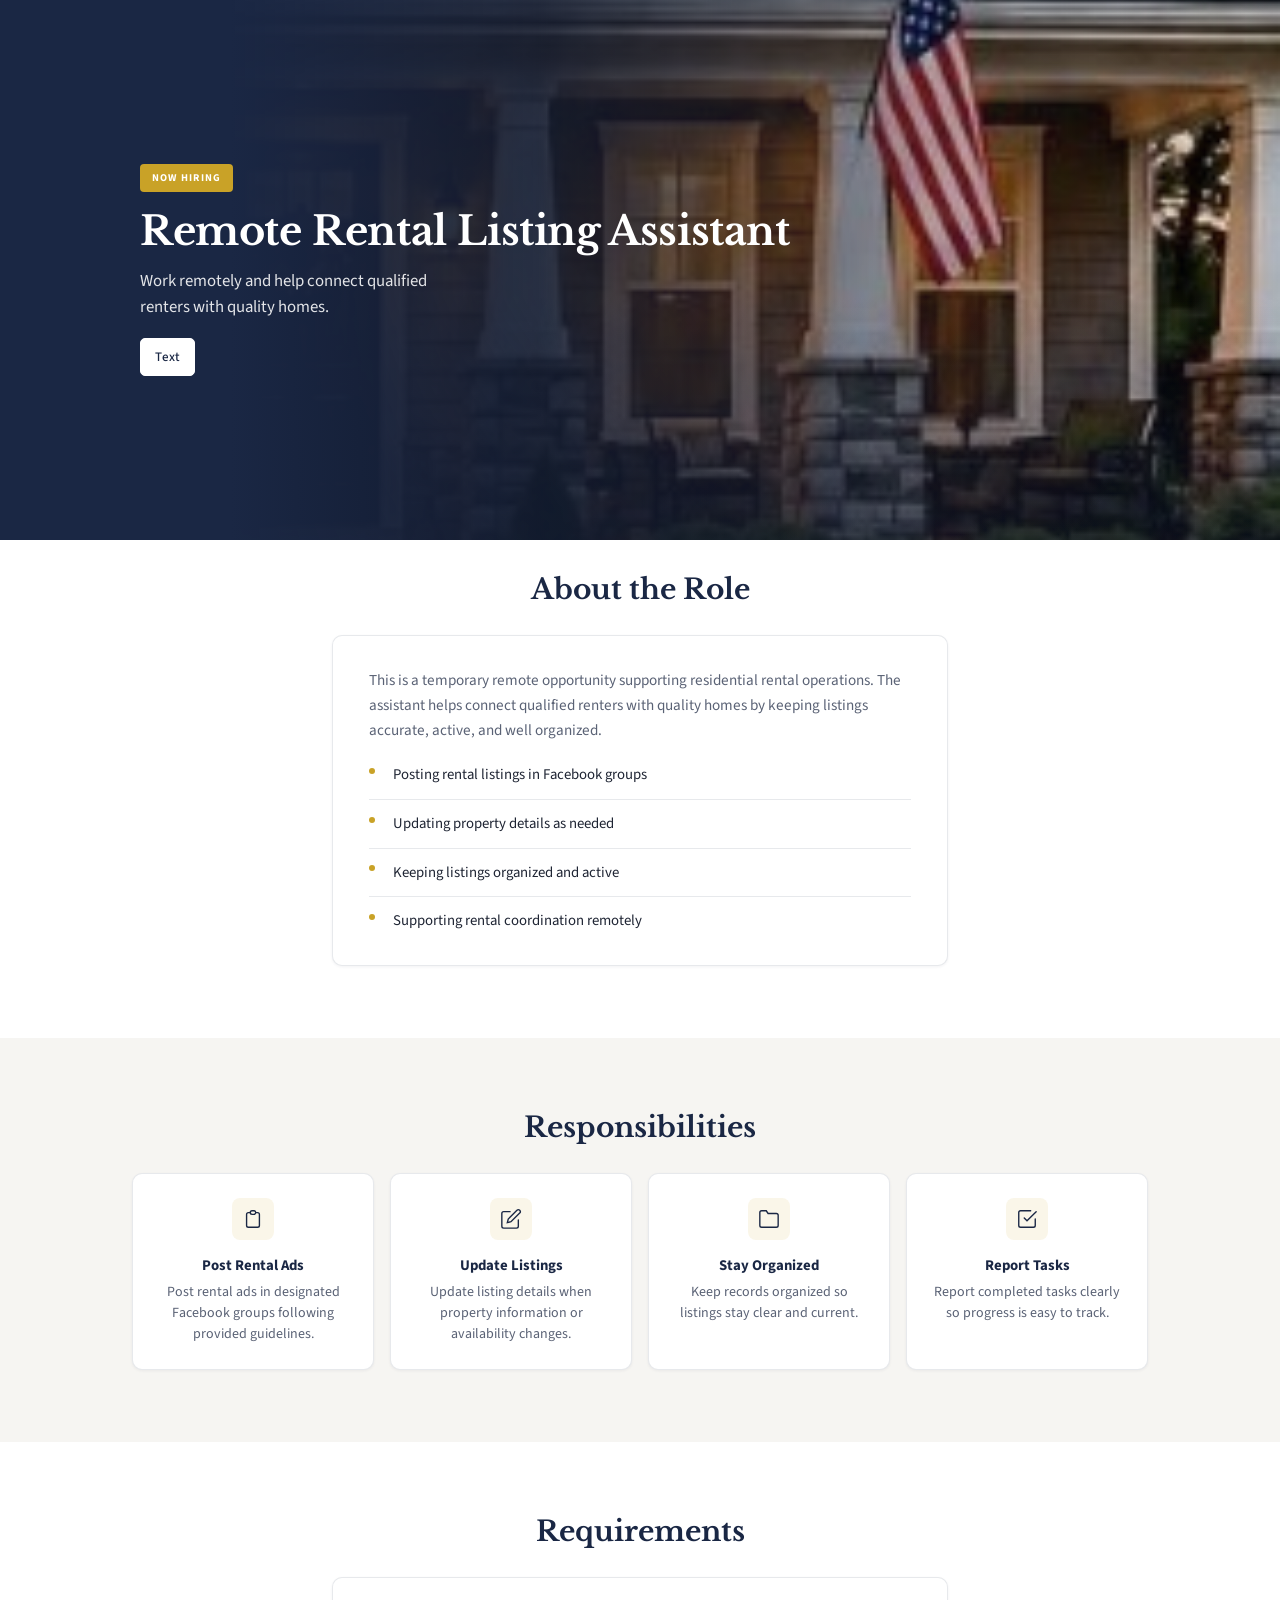
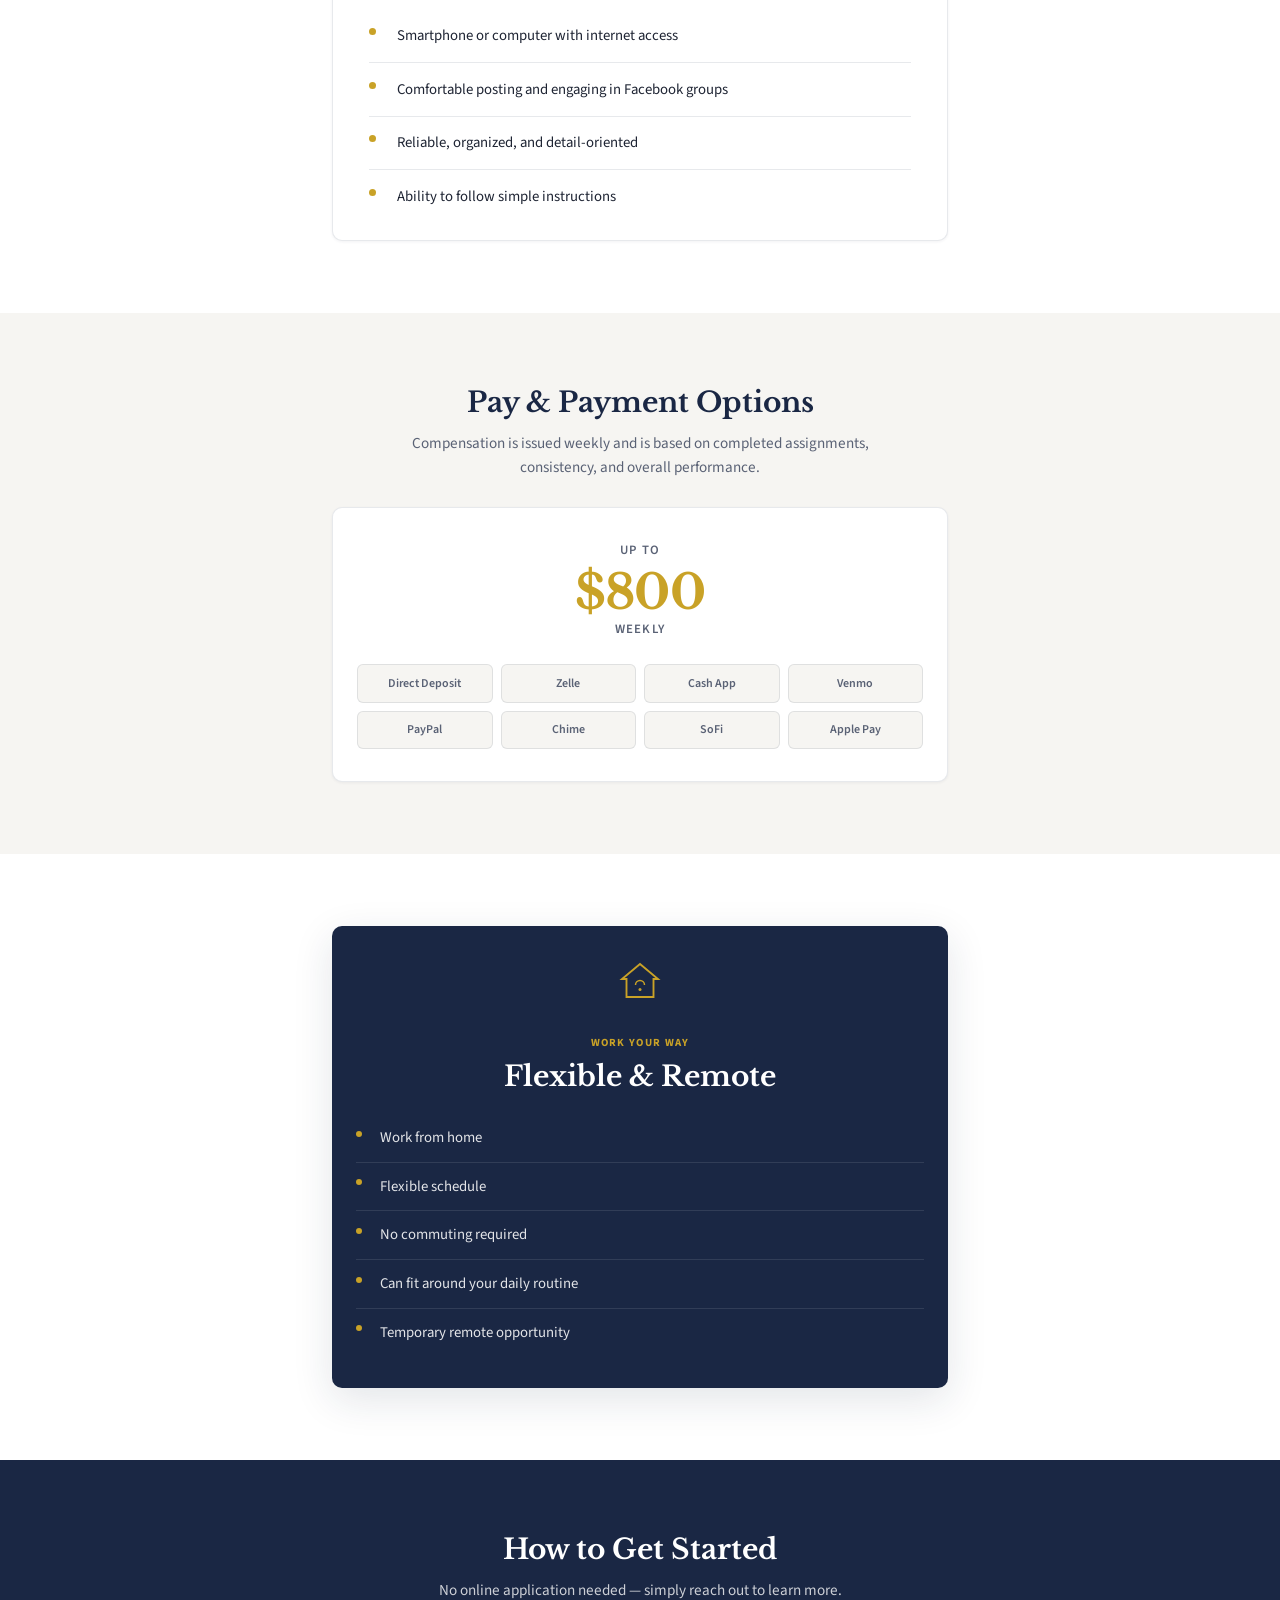
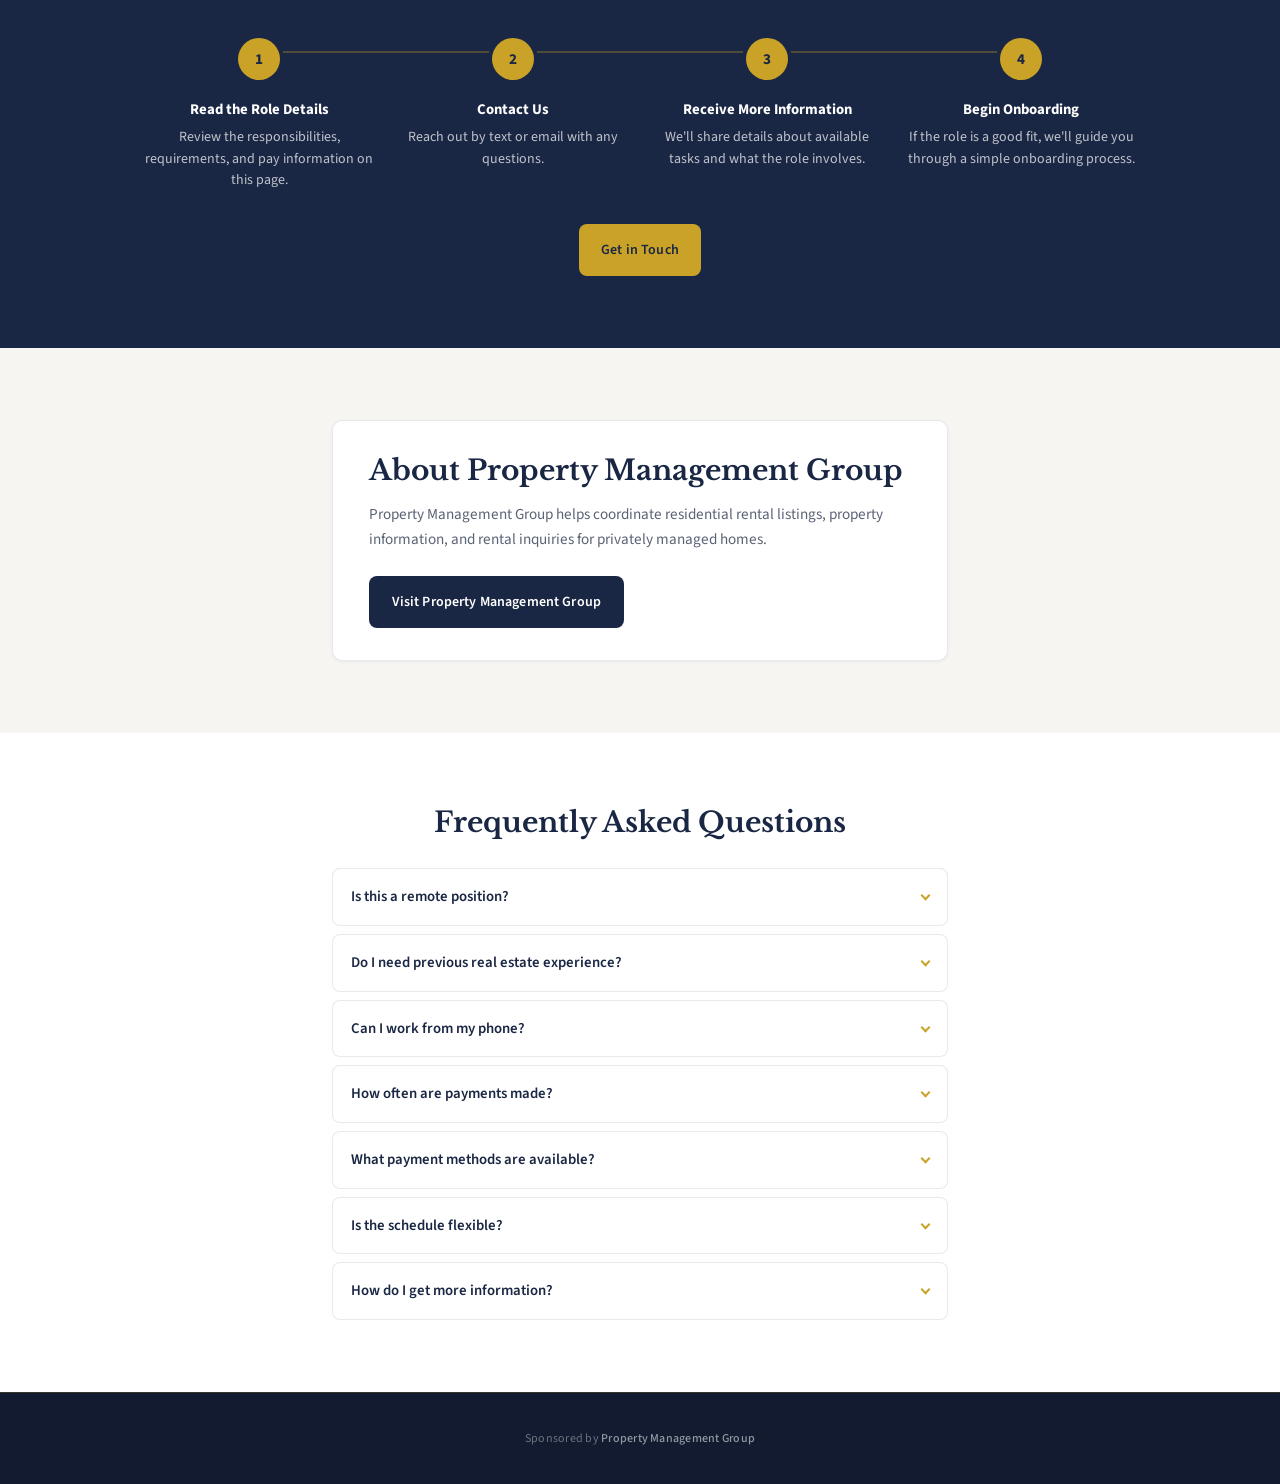
<file: index.html>
<!DOCTYPE html>
<html lang="en">
<head>
  <meta charset="UTF-8">
  <meta name="viewport" content="width=device-width, initial-scale=1.0, viewport-fit=cover">
  <meta name="theme-color" content="#1a2744">
  <title>Remote Rental Listing Assistant — Now Hiring</title>
  <meta name="description" content="Temporary remote role helping with rental listings. Up to $800 weekly. Flexible hours. Contact us to learn more.">
  <meta name="site-url" content="https://privatepropertygroups.com/">
  <link rel="canonical" href="https://privatepropertygroups.com/">
  <meta property="og:title" content="Remote Rental Listing Assistant — Now Hiring">
  <meta property="og:description" content="Work remotely and help connect qualified renters with quality homes. Up to $800 weekly.">
  <meta property="og:type" content="website">
  <meta property="og:site_name" content="Property Management Group">
  <meta property="og:url" content="https://privatepropertygroups.com/">
  <meta property="og:image" content="https://privatepropertygroups.com/assets/hero-house.png">
  <meta property="og:image:width" content="1200">
  <meta property="og:image:height" content="630">
  <meta name="twitter:card" content="summary_large_image">
  <meta name="twitter:title" content="Remote Rental Listing Assistant — Now Hiring">
  <meta name="twitter:description" content="Work remotely and help connect qualified renters with quality homes. Up to $800 weekly.">
  <meta name="twitter:image" content="https://privatepropertygroups.com/assets/hero-house.png">
  <link rel="preconnect" href="https://fonts.googleapis.com">
  <link rel="preconnect" href="https://fonts.gstatic.com" crossorigin>
  <link href="https://fonts.googleapis.com/css2?family=Libre+Baskerville:wght@400;700&family=Source+Sans+3:wght@400;500;600;700&display=swap" rel="stylesheet">
  <link rel="stylesheet" href="styles.css">
</head>
<body>
  <header class="hero">
    <div class="hero__media">
      <img src="assets/house-photo.jpg" alt="Residential rental property at dusk">
    </div>
    <div class="hero__overlay" aria-hidden="true"></div>
    <div class="hero__content">
      <span class="badge">Now Hiring</span>
      <h1>Remote Rental Listing Assistant</h1>
      <p class="hero__tagline">Work remotely and help connect qualified renters with quality homes.</p>
      <div class="hero__actions">
        <a class="hero-btn hero-btn--primary" href="sms:+13152723641?body=Hi,%20I'm%20interested%20in%20the%20Remote%20Rental%20Listing%20Assistant%20role.">Text</a>
      </div>
    </div>
  </header>

  <main>
    <section class="section" id="about-role">
      <div class="container container--narrow">
        <div class="section__header reveal">
          <h2 class="section__title">About the Role</h2>
        </div>
        <div class="content-card reveal">
          <p class="prose">This is a temporary remote opportunity supporting residential rental operations. The assistant helps connect qualified renters with quality homes by keeping listings accurate, active, and well organized.</p>
          <ul class="feature-list">
            <li>Posting rental listings in Facebook groups</li>
            <li>Updating property details as needed</li>
            <li>Keeping listings organized and active</li>
            <li>Supporting rental coordination remotely</li>
          </ul>
        </div>
      </div>
    </section>

    <section class="section section--alt" id="responsibilities">
      <div class="container">
        <div class="section__header reveal">
          <h2 class="section__title">Responsibilities</h2>
        </div>
        <div class="icon-grid">
          <article class="icon-card reveal">
            <div class="icon-card__icon" aria-hidden="true">
              <svg width="22" height="22" viewBox="0 0 24 24" fill="none"><path d="M9 5H7a2 2 0 00-2 2v12a2 2 0 002 2h10a2 2 0 002-2V7a2 2 0 00-2-2h-2M9 5a2 2 0 002 2h2a2 2 0 002-2M9 5a2 2 0 012-2h2a2 2 0 012 2" stroke="currentColor" stroke-width="1.5" stroke-linecap="round"/></svg>
            </div>
            <div class="icon-card__body">
              <h3>Post Rental Ads</h3>
              <p>Post rental ads in designated Facebook groups following provided guidelines.</p>
            </div>
          </article>
          <article class="icon-card reveal">
            <div class="icon-card__icon" aria-hidden="true">
              <svg width="22" height="22" viewBox="0 0 24 24" fill="none"><path d="M11 4H4a2 2 0 00-2 2v14a2 2 0 002 2h14a2 2 0 002-2v-7" stroke="currentColor" stroke-width="1.5" stroke-linecap="round"/><path d="M18.5 2.5a2.12 2.12 0 013 3L12 15l-4 1 1-4 9.5-9.5z" stroke="currentColor" stroke-width="1.5" stroke-linecap="round"/></svg>
            </div>
            <div class="icon-card__body">
              <h3>Update Listings</h3>
              <p>Update listing details when property information or availability changes.</p>
            </div>
          </article>
          <article class="icon-card reveal">
            <div class="icon-card__icon" aria-hidden="true">
              <svg width="22" height="22" viewBox="0 0 24 24" fill="none"><path d="M22 19a2 2 0 01-2 2H4a2 2 0 01-2-2V5a2 2 0 012-2h5l2 3h9a2 2 0 012 2z" stroke="currentColor" stroke-width="1.5" stroke-linecap="round"/></svg>
            </div>
            <div class="icon-card__body">
              <h3>Stay Organized</h3>
              <p>Keep records organized so listings stay clear and current.</p>
            </div>
          </article>
          <article class="icon-card reveal">
            <div class="icon-card__icon" aria-hidden="true">
              <svg width="22" height="22" viewBox="0 0 24 24" fill="none"><path d="M9 11l3 3L22 4" stroke="currentColor" stroke-width="1.5" stroke-linecap="round"/><path d="M21 12v7a2 2 0 01-2 2H5a2 2 0 01-2-2V5a2 2 0 012-2h11" stroke="currentColor" stroke-width="1.5" stroke-linecap="round"/></svg>
            </div>
            <div class="icon-card__body">
              <h3>Report Tasks</h3>
              <p>Report completed tasks clearly so progress is easy to track.</p>
            </div>
          </article>
        </div>
      </div>
    </section>

    <section class="section" id="requirements">
      <div class="container container--narrow">
        <div class="section__header reveal">
          <h2 class="section__title">Requirements</h2>
        </div>
        <div class="content-card reveal">
          <ul class="checklist checklist--large">
            <li>Smartphone or computer with internet access</li>
            <li>Comfortable posting and engaging in Facebook groups</li>
            <li>Reliable, organized, and detail-oriented</li>
            <li>Ability to follow simple instructions</li>
          </ul>
        </div>
      </div>
    </section>

    <section class="section section--alt" id="pay">
      <div class="container container--narrow">
        <div class="section__header reveal">
          <h2 class="section__title">Pay &amp; Payment Options</h2>
          <p class="section__subtitle">Compensation is issued weekly and is based on completed assignments, consistency, and overall performance.</p>
        </div>
        <div class="pay-card reveal">
          <p class="pay-card__rate">Up to <strong>$800</strong> Weekly</p>
          <div class="payment-logos">
            <span>Direct Deposit</span>
            <span>Zelle</span>
            <span>Cash App</span>
            <span>Venmo</span>
            <span>PayPal</span>
            <span>Chime</span>
            <span>SoFi</span>
            <span>Apple Pay</span>
          </div>
        </div>
      </div>
    </section>

    <section class="section" id="remote">
      <div class="container container--narrow">
        <div class="remote-panel reveal">
          <div class="remote-panel__icon" aria-hidden="true">
            <svg viewBox="0 0 64 64" fill="none"><path d="M32 8L8 28h6v24h36V28h6L32 8z" stroke="#c9a227" stroke-width="2.5" fill="none"/><path d="M26 36c0-3.3 2.7-6 6-6s6 2.7 6 6" stroke="#c9a227" stroke-width="2" fill="none"/><circle cx="32" cy="42" r="2" fill="#c9a227"/></svg>
          </div>
          <span class="section__eyebrow">Work Your Way</span>
          <h2 class="section__title">Flexible &amp; Remote</h2>
          <ul class="feature-list feature-list--inline">
            <li>Work from home</li>
            <li>Flexible schedule</li>
            <li>No commuting required</li>
            <li>Can fit around your daily routine</li>
            <li>Temporary remote opportunity</li>
          </ul>
        </div>
      </div>
    </section>

    <section class="section section--navy" id="get-started">
      <div class="container">
        <div class="section__header section__header--light reveal">
          <h2 class="section__title">How to Get Started</h2>
          <p class="section__subtitle">No online application needed — simply reach out to learn more.</p>
        </div>
        <ol class="timeline reveal">
          <li class="timeline__step">
            <div class="timeline__marker">1</div>
            <div class="timeline__content">
              <h3>Read the Role Details</h3>
              <p>Review the responsibilities, requirements, and pay information on this page.</p>
            </div>
          </li>
          <li class="timeline__step">
            <div class="timeline__marker">2</div>
            <div class="timeline__content">
              <h3>Contact Us</h3>
              <p>Reach out by text or email with any questions.</p>
            </div>
          </li>
          <li class="timeline__step">
            <div class="timeline__marker">3</div>
            <div class="timeline__content">
              <h3>Receive More Information</h3>
              <p>We'll share details about available tasks and what the role involves.</p>
            </div>
          </li>
          <li class="timeline__step">
            <div class="timeline__marker">4</div>
            <div class="timeline__content">
              <h3>Begin Onboarding</h3>
              <p>If the role is a good fit, we'll guide you through a simple onboarding process.</p>
            </div>
          </li>
        </ol>
        <div class="section__cta reveal">
          <a class="btn btn--gold" href="#contact">Get in Touch</a>
        </div>
      </div>
    </section>

    <section class="section section--alt" id="about">
      <div class="container container--narrow">
        <div class="about-block content-card reveal">
          <h2 class="section__title">About Property Management Group</h2>
          <p>Property Management Group helps coordinate residential rental listings, property information, and rental inquiries for privately managed homes.</p>
          <a class="btn btn--navy" href="https://property-management.group" target="_blank" rel="noopener noreferrer">Visit Property Management Group</a>
        </div>
      </div>
    </section>

    <section class="section" id="faq">
      <div class="container container--narrow">
        <div class="section__header reveal">
          <h2 class="section__title">Frequently Asked Questions</h2>
        </div>
        <div class="faq reveal">
          <details class="faq__item">
            <summary>Is this a remote position?</summary>
            <p>Yes. This is a fully remote, temporary role. You can work from home or anywhere with a reliable internet connection.</p>
          </details>
          <details class="faq__item">
            <summary>Do I need previous real estate experience?</summary>
            <p>No prior real estate experience is required. What matters most is reliability, clear communication, and the ability to follow instructions.</p>
          </details>
          <details class="faq__item">
            <summary>Can I work from my phone?</summary>
            <p>Yes. Many tasks can be done from a smartphone. A computer is also helpful for managing multiple listings.</p>
          </details>
          <details class="faq__item">
            <summary>How often are payments made?</summary>
            <p>Payments are issued weekly, based on completed assignments, consistency, and overall performance.</p>
          </details>
          <details class="faq__item">
            <summary>What payment methods are available?</summary>
            <p>We support Direct Deposit, Zelle, Cash App, Venmo, PayPal, Chime, SoFi, and Apple Pay.</p>
          </details>
          <details class="faq__item">
            <summary>Is the schedule flexible?</summary>
            <p>Yes. This role is designed with flexibility in mind so you can fit tasks around your daily routine.</p>
          </details>
          <details class="faq__item">
            <summary>How do I get more information?</summary>
            <p>Contact us by text or email. Our team will share more details about the role and available tasks.</p>
          </details>
        </div>
      </div>
    </section>
  </main>

  <footer class="site-footer" id="contact">
    <div class="site-footer__inner reveal">
      <p class="site-footer__credit">
        Sponsored by <a href="https://property-management.group" target="_blank" rel="noopener noreferrer">Property Management Group</a>
      </p>
    </div>
  </footer>

  <script src="script.js"></script>
</body>
</html>
</file>
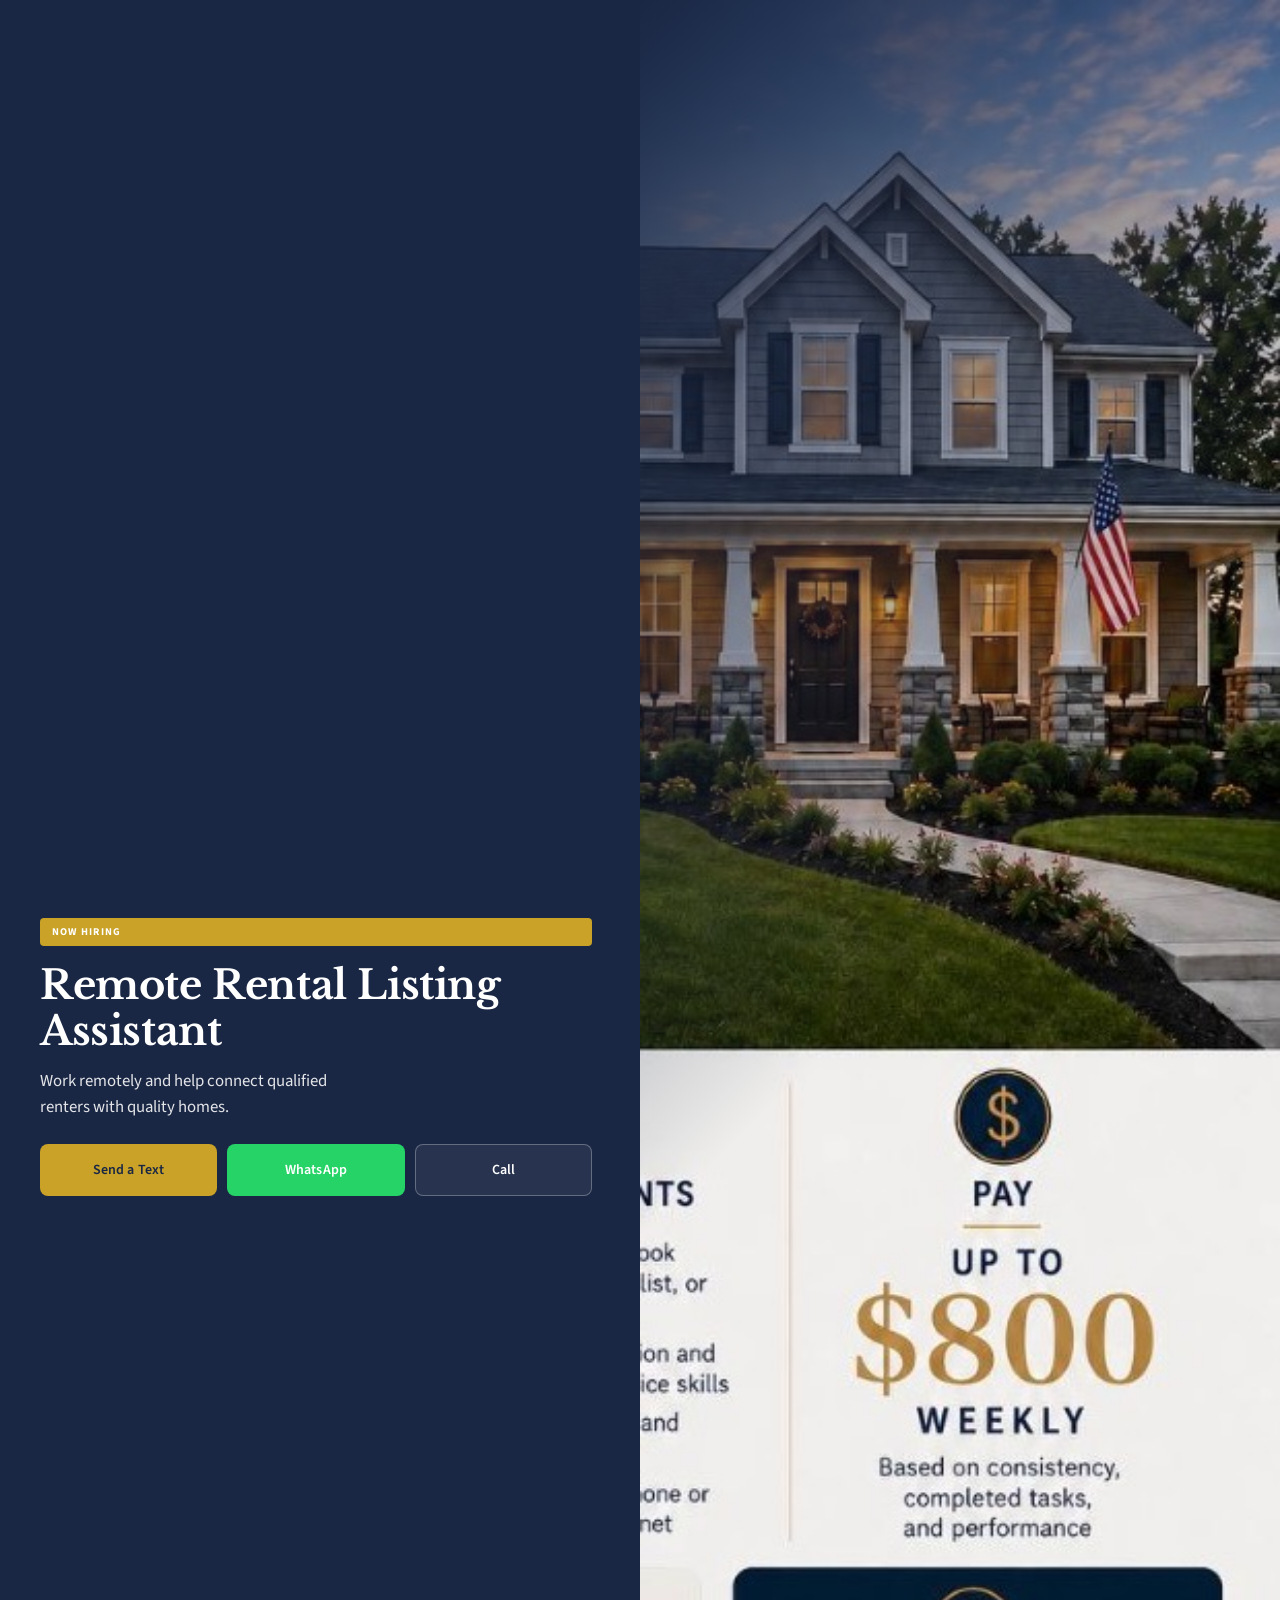
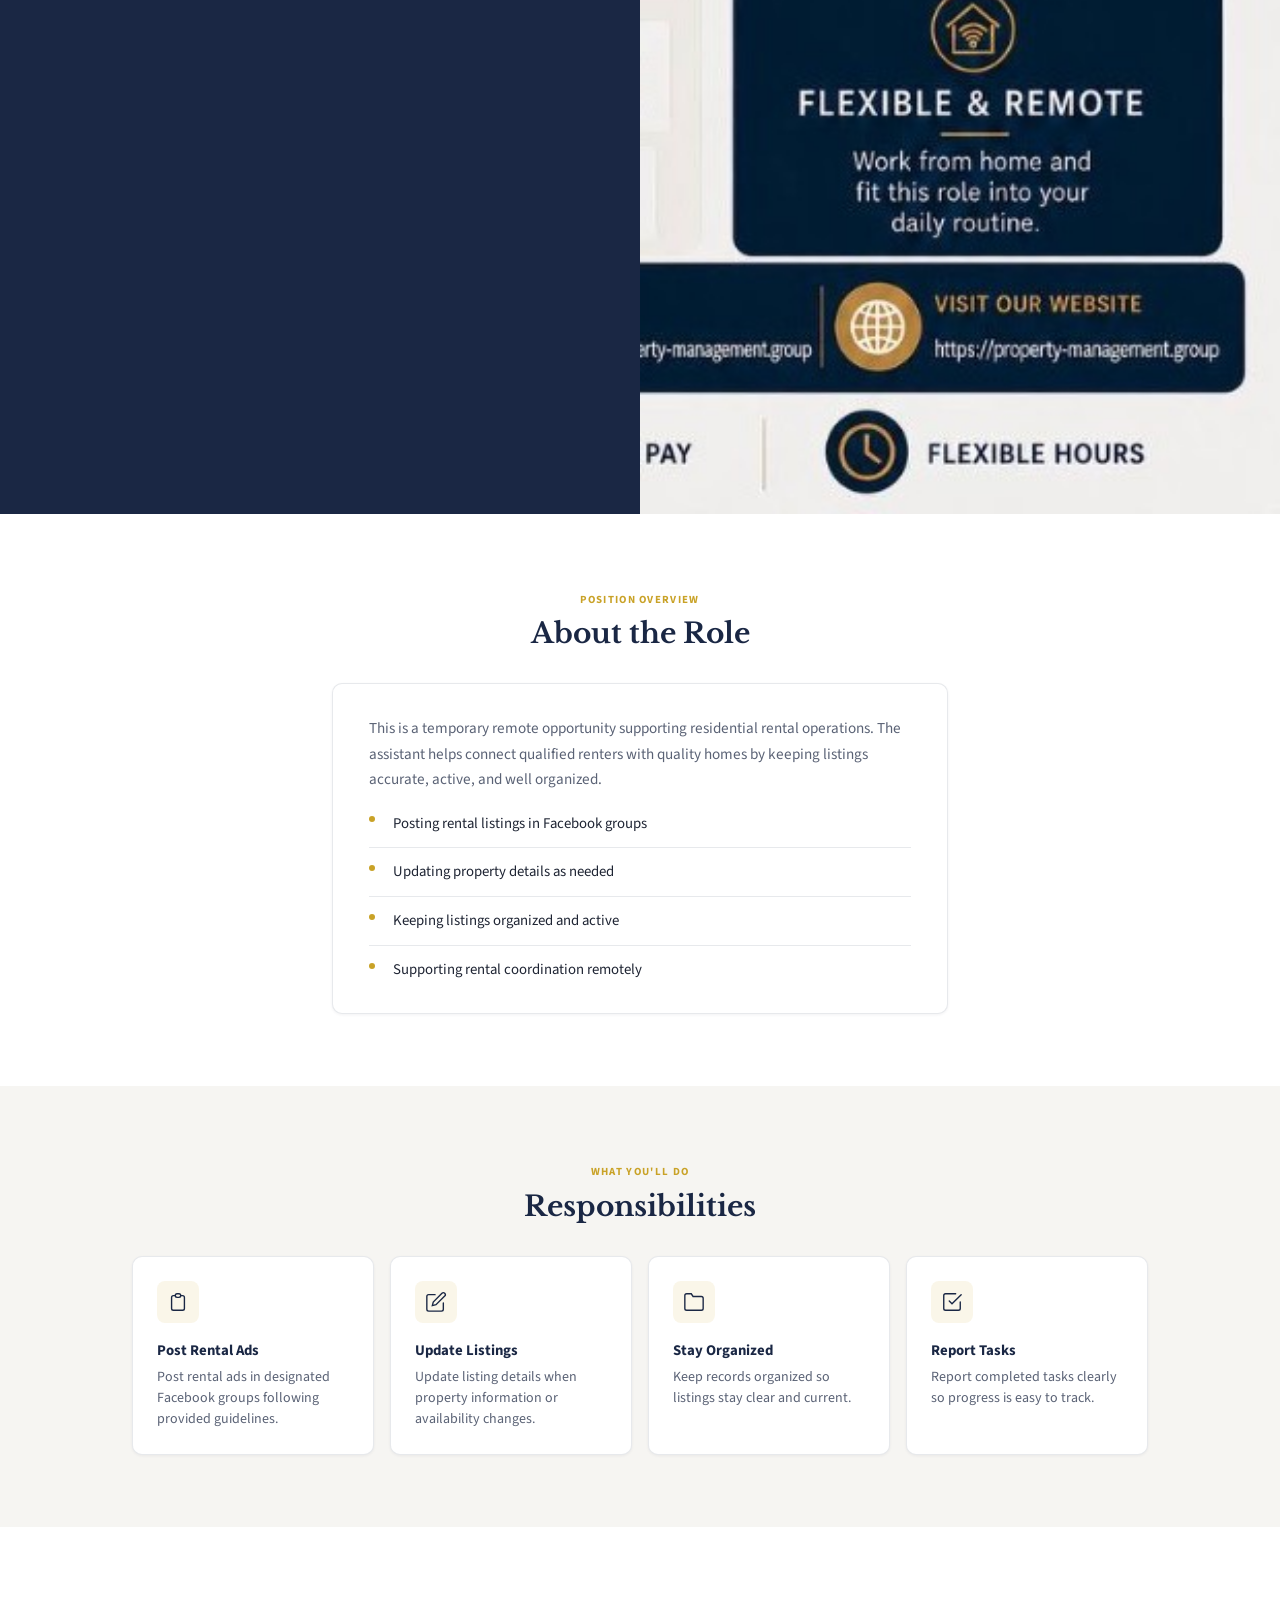
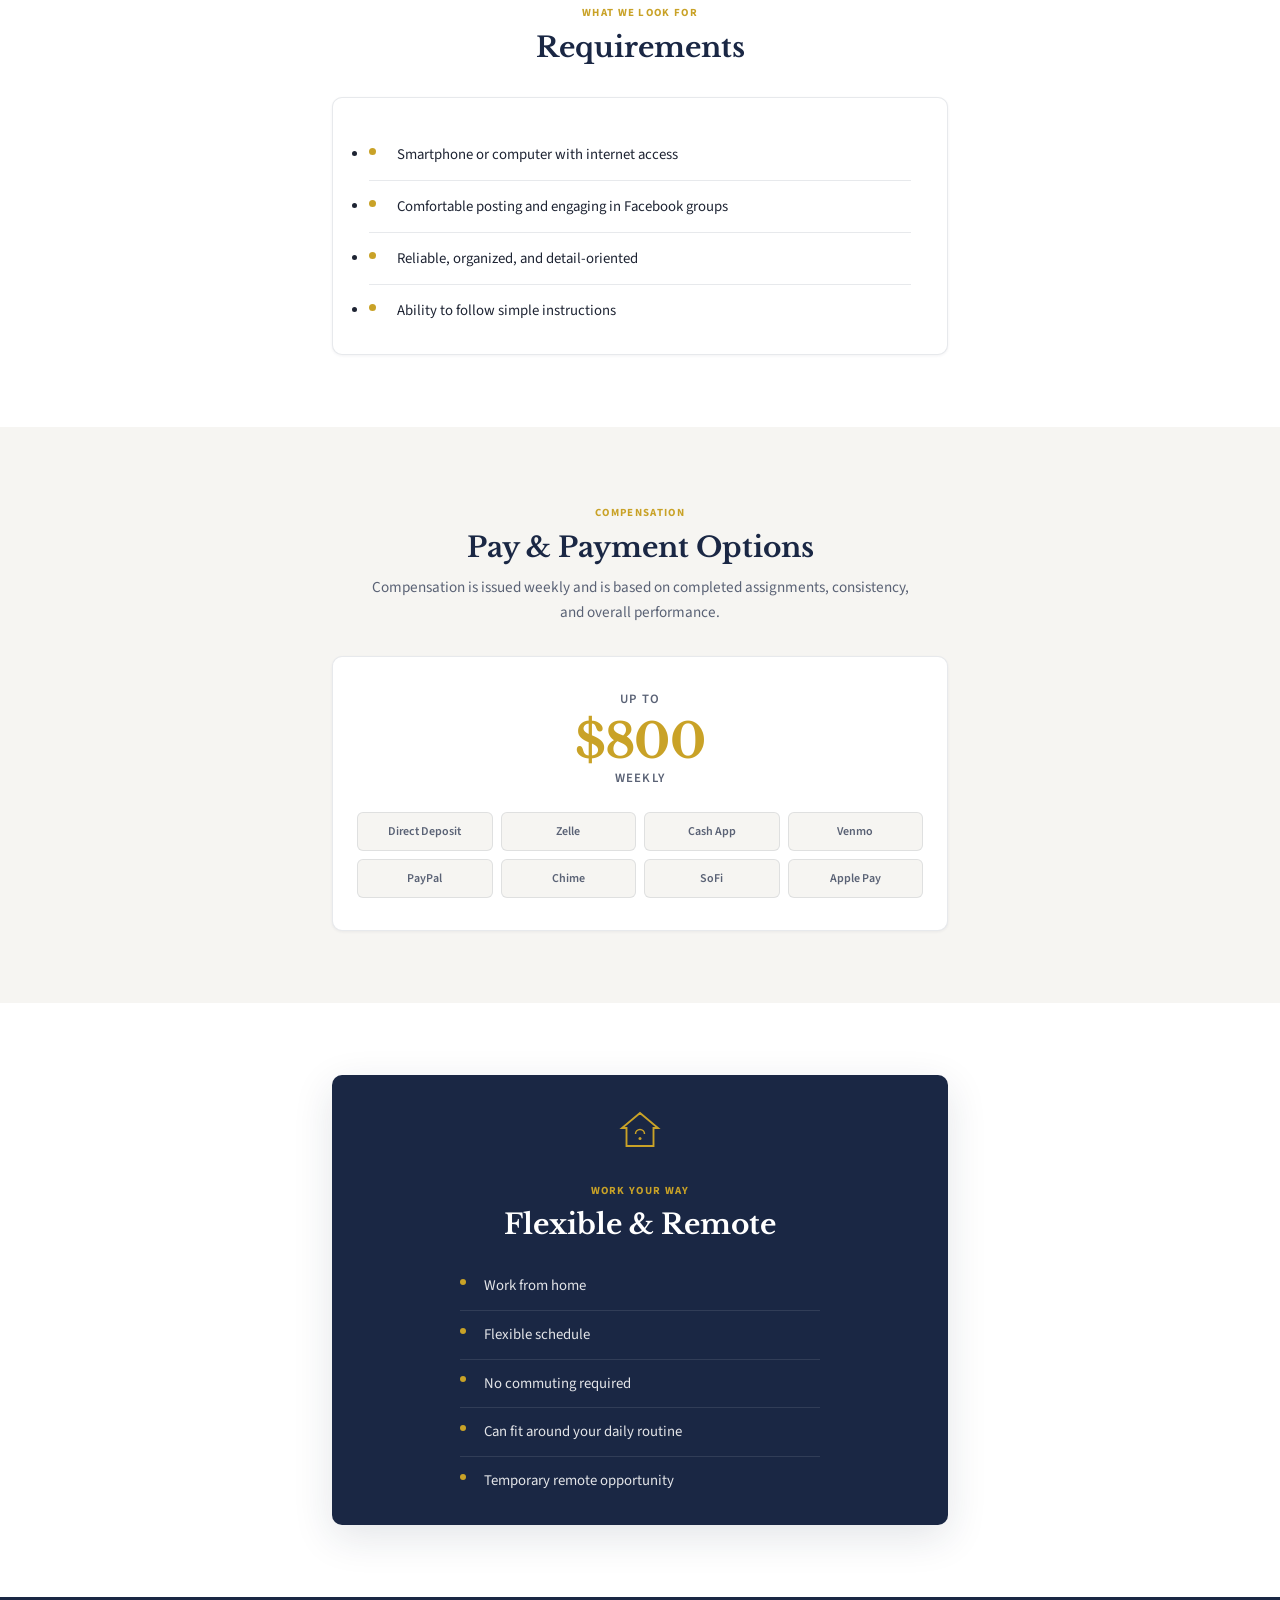
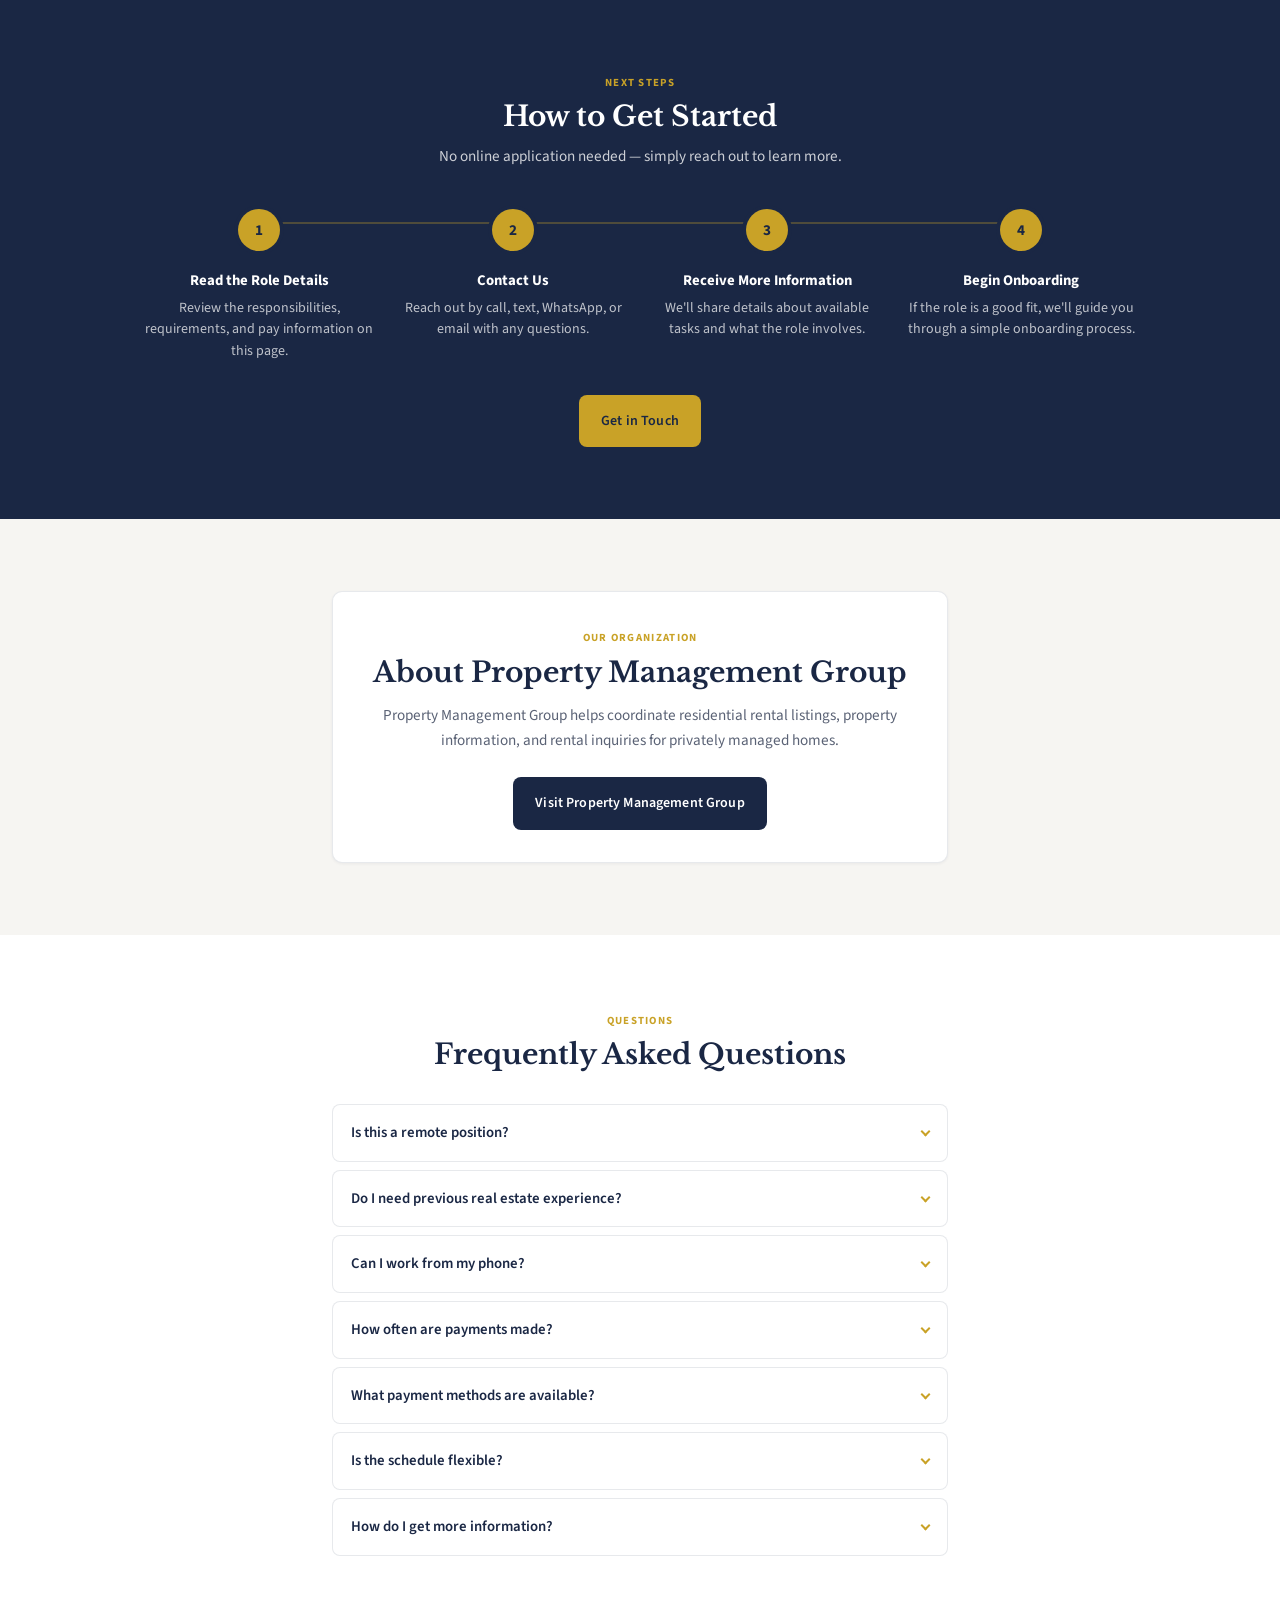
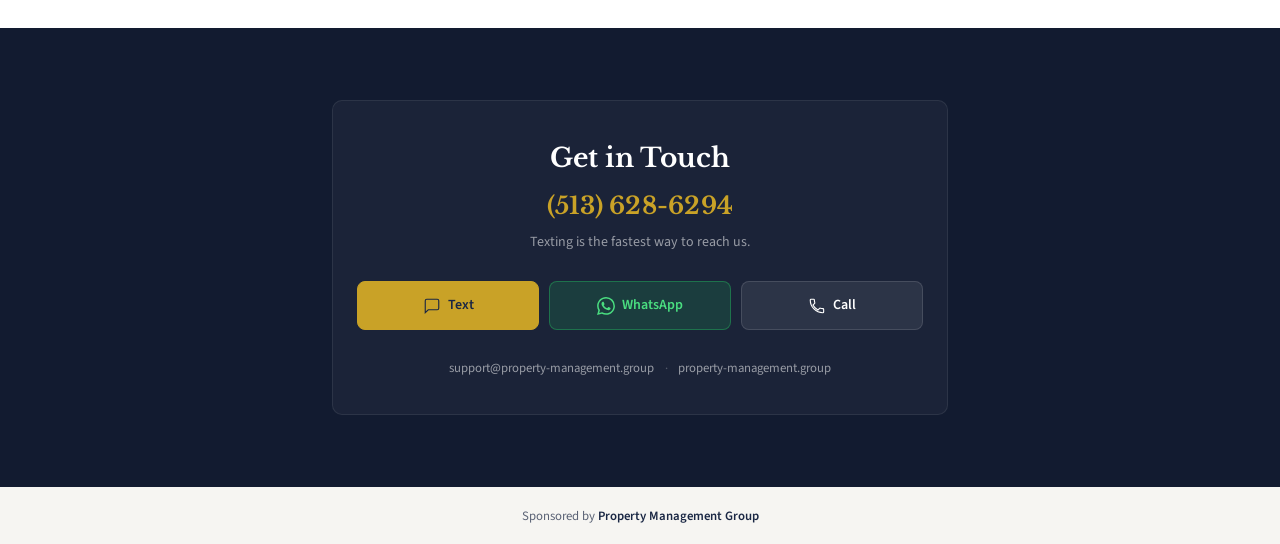
<file: rental-listing-assistant/index.html>
<!DOCTYPE html>
<html lang="en">
<head>
  <meta charset="UTF-8">
  <meta name="viewport" content="width=device-width, initial-scale=1.0, viewport-fit=cover">
  <meta name="theme-color" content="#1a2744">
  <title>Remote Rental Listing Assistant — Now Hiring</title>
  <meta name="description" content="Temporary remote role helping with rental listings. Up to $800 weekly. Flexible hours. Contact us to learn more.">
  <meta property="og:title" content="Remote Rental Listing Assistant — Now Hiring">
  <meta property="og:description" content="Work remotely and help connect qualified renters with quality homes. Up to $800 weekly.">
  <meta property="og:type" content="website">
  <meta property="og:image" content="assets/hero-house.png">
  <link rel="preconnect" href="https://fonts.googleapis.com">
  <link rel="preconnect" href="https://fonts.gstatic.com" crossorigin>
  <link href="https://fonts.googleapis.com/css2?family=Libre+Baskerville:wght@400;700&family=Source+Sans+3:wght@400;500;600;700&display=swap" rel="stylesheet">
  <link rel="stylesheet" href="styles.css">
</head>
<body>
  <header class="hero">
    <div class="hero__image">
      <img src="assets/house-photo.jpg" alt="Residential rental property at dusk">
    </div>
    <div class="hero__content">
      <span class="badge">Now Hiring</span>
      <h1>Remote Rental Listing Assistant</h1>
      <p class="hero__tagline">Work remotely and help connect qualified renters with quality homes.</p>
      <div class="hero__actions">
        <a class="btn btn--gold" href="sms:+15136286294?body=Hi,%20I'm%20interested%20in%20the%20Remote%20Rental%20Listing%20Assistant%20role.">Send a Text</a>
        <a class="btn btn--whatsapp" href="https://wa.me/15136286294?text=Hi,%20I'm%20interested%20in%20the%20Remote%20Rental%20Listing%20Assistant%20role." target="_blank" rel="noopener noreferrer">WhatsApp</a>
        <a class="btn btn--outline" href="tel:+15136286294">Call</a>
      </div>
    </div>
  </header>

  <main>
    <section class="section" id="about-role">
      <div class="container container--narrow">
        <div class="section__header reveal">
          <span class="section__eyebrow">Position Overview</span>
          <h2 class="section__title">About the Role</h2>
        </div>
        <div class="content-card reveal">
          <p class="prose">This is a temporary remote opportunity supporting residential rental operations. The assistant helps connect qualified renters with quality homes by keeping listings accurate, active, and well organized.</p>
          <ul class="feature-list">
            <li>Posting rental listings in Facebook groups</li>
            <li>Updating property details as needed</li>
            <li>Keeping listings organized and active</li>
            <li>Supporting rental coordination remotely</li>
          </ul>
        </div>
      </div>
    </section>

    <section class="section section--alt" id="responsibilities">
      <div class="container">
        <div class="section__header reveal">
          <span class="section__eyebrow">What You'll Do</span>
          <h2 class="section__title">Responsibilities</h2>
        </div>
        <div class="icon-grid">
          <article class="icon-card reveal">
            <div class="icon-card__icon" aria-hidden="true">
              <svg width="22" height="22" viewBox="0 0 24 24" fill="none"><path d="M9 5H7a2 2 0 00-2 2v12a2 2 0 002 2h10a2 2 0 002-2V7a2 2 0 00-2-2h-2M9 5a2 2 0 002 2h2a2 2 0 002-2M9 5a2 2 0 012-2h2a2 2 0 012 2" stroke="currentColor" stroke-width="1.5" stroke-linecap="round"/></svg>
            </div>
            <div class="icon-card__body">
              <h3>Post Rental Ads</h3>
              <p>Post rental ads in designated Facebook groups following provided guidelines.</p>
            </div>
          </article>
          <article class="icon-card reveal">
            <div class="icon-card__icon" aria-hidden="true">
              <svg width="22" height="22" viewBox="0 0 24 24" fill="none"><path d="M11 4H4a2 2 0 00-2 2v14a2 2 0 002 2h14a2 2 0 002-2v-7" stroke="currentColor" stroke-width="1.5" stroke-linecap="round"/><path d="M18.5 2.5a2.12 2.12 0 013 3L12 15l-4 1 1-4 9.5-9.5z" stroke="currentColor" stroke-width="1.5" stroke-linecap="round"/></svg>
            </div>
            <div class="icon-card__body">
              <h3>Update Listings</h3>
              <p>Update listing details when property information or availability changes.</p>
            </div>
          </article>
          <article class="icon-card reveal">
            <div class="icon-card__icon" aria-hidden="true">
              <svg width="22" height="22" viewBox="0 0 24 24" fill="none"><path d="M22 19a2 2 0 01-2 2H4a2 2 0 01-2-2V5a2 2 0 012-2h5l2 3h9a2 2 0 012 2z" stroke="currentColor" stroke-width="1.5" stroke-linecap="round"/></svg>
            </div>
            <div class="icon-card__body">
              <h3>Stay Organized</h3>
              <p>Keep records organized so listings stay clear and current.</p>
            </div>
          </article>
          <article class="icon-card reveal">
            <div class="icon-card__icon" aria-hidden="true">
              <svg width="22" height="22" viewBox="0 0 24 24" fill="none"><path d="M9 11l3 3L22 4" stroke="currentColor" stroke-width="1.5" stroke-linecap="round"/><path d="M21 12v7a2 2 0 01-2 2H5a2 2 0 01-2-2V5a2 2 0 012-2h11" stroke="currentColor" stroke-width="1.5" stroke-linecap="round"/></svg>
            </div>
            <div class="icon-card__body">
              <h3>Report Tasks</h3>
              <p>Report completed tasks clearly so progress is easy to track.</p>
            </div>
          </article>
        </div>
      </div>
    </section>

    <section class="section" id="requirements">
      <div class="container container--narrow">
        <div class="section__header reveal">
          <span class="section__eyebrow">What We Look For</span>
          <h2 class="section__title">Requirements</h2>
        </div>
        <div class="content-card reveal">
          <ul class="checklist checklist--large">
            <li>Smartphone or computer with internet access</li>
            <li>Comfortable posting and engaging in Facebook groups</li>
            <li>Reliable, organized, and detail-oriented</li>
            <li>Ability to follow simple instructions</li>
          </ul>
        </div>
      </div>
    </section>

    <section class="section section--alt" id="pay">
      <div class="container container--narrow">
        <div class="section__header reveal">
          <span class="section__eyebrow">Compensation</span>
          <h2 class="section__title">Pay &amp; Payment Options</h2>
          <p class="section__subtitle">Compensation is issued weekly and is based on completed assignments, consistency, and overall performance.</p>
        </div>
        <div class="pay-card reveal">
          <p class="pay-card__rate">Up to <strong>$800</strong> Weekly</p>
          <div class="payment-logos">
            <span>Direct Deposit</span>
            <span>Zelle</span>
            <span>Cash App</span>
            <span>Venmo</span>
            <span>PayPal</span>
            <span>Chime</span>
            <span>SoFi</span>
            <span>Apple Pay</span>
          </div>
        </div>
      </div>
    </section>

    <section class="section" id="remote">
      <div class="container container--narrow">
        <div class="remote-panel reveal">
          <div class="remote-panel__icon" aria-hidden="true">
            <svg viewBox="0 0 64 64" fill="none"><path d="M32 8L8 28h6v24h36V28h6L32 8z" stroke="#c9a227" stroke-width="2.5" fill="none"/><path d="M26 36c0-3.3 2.7-6 6-6s6 2.7 6 6" stroke="#c9a227" stroke-width="2" fill="none"/><circle cx="32" cy="42" r="2" fill="#c9a227"/></svg>
          </div>
          <span class="section__eyebrow">Work Your Way</span>
          <h2 class="section__title">Flexible &amp; Remote</h2>
          <ul class="feature-list feature-list--inline">
            <li>Work from home</li>
            <li>Flexible schedule</li>
            <li>No commuting required</li>
            <li>Can fit around your daily routine</li>
            <li>Temporary remote opportunity</li>
          </ul>
        </div>
      </div>
    </section>

    <section class="section section--navy" id="get-started">
      <div class="container">
        <div class="section__header section__header--light reveal">
          <span class="section__eyebrow">Next Steps</span>
          <h2 class="section__title">How to Get Started</h2>
          <p class="section__subtitle">No online application needed — simply reach out to learn more.</p>
        </div>
        <ol class="timeline reveal">
          <li class="timeline__step">
            <div class="timeline__marker">1</div>
            <div class="timeline__content">
              <h3>Read the Role Details</h3>
              <p>Review the responsibilities, requirements, and pay information on this page.</p>
            </div>
          </li>
          <li class="timeline__step">
            <div class="timeline__marker">2</div>
            <div class="timeline__content">
              <h3>Contact Us</h3>
              <p>Reach out by call, text, WhatsApp, or email with any questions.</p>
            </div>
          </li>
          <li class="timeline__step">
            <div class="timeline__marker">3</div>
            <div class="timeline__content">
              <h3>Receive More Information</h3>
              <p>We'll share details about available tasks and what the role involves.</p>
            </div>
          </li>
          <li class="timeline__step">
            <div class="timeline__marker">4</div>
            <div class="timeline__content">
              <h3>Begin Onboarding</h3>
              <p>If the role is a good fit, we'll guide you through a simple onboarding process.</p>
            </div>
          </li>
        </ol>
        <div class="section__cta reveal">
          <a class="btn btn--gold" href="#contact">Get in Touch</a>
        </div>
      </div>
    </section>

    <section class="section section--alt" id="about">
      <div class="container container--narrow">
        <div class="about-block content-card reveal">
          <span class="section__eyebrow">Our Organization</span>
          <h2 class="section__title">About Property Management Group</h2>
          <p>Property Management Group helps coordinate residential rental listings, property information, and rental inquiries for privately managed homes.</p>
          <a class="btn btn--navy" href="https://property-management.group" target="_blank" rel="noopener noreferrer">Visit Property Management Group</a>
        </div>
      </div>
    </section>

    <section class="section" id="faq">
      <div class="container container--narrow">
        <div class="section__header reveal">
          <span class="section__eyebrow">Questions</span>
          <h2 class="section__title">Frequently Asked Questions</h2>
        </div>
        <div class="faq reveal">
          <details class="faq__item">
            <summary>Is this a remote position?</summary>
            <p>Yes. This is a fully remote, temporary role. You can work from home or anywhere with a reliable internet connection.</p>
          </details>
          <details class="faq__item">
            <summary>Do I need previous real estate experience?</summary>
            <p>No prior real estate experience is required. What matters most is reliability, clear communication, and the ability to follow instructions.</p>
          </details>
          <details class="faq__item">
            <summary>Can I work from my phone?</summary>
            <p>Yes. Many tasks can be done from a smartphone. A computer is also helpful for managing multiple listings.</p>
          </details>
          <details class="faq__item">
            <summary>How often are payments made?</summary>
            <p>Payments are issued weekly, based on completed assignments, consistency, and overall performance.</p>
          </details>
          <details class="faq__item">
            <summary>What payment methods are available?</summary>
            <p>We support Direct Deposit, Zelle, Cash App, Venmo, PayPal, Chime, SoFi, and Apple Pay.</p>
          </details>
          <details class="faq__item">
            <summary>Is the schedule flexible?</summary>
            <p>Yes. This role is designed with flexibility in mind so you can fit tasks around your daily routine.</p>
          </details>
          <details class="faq__item">
            <summary>How do I get more information?</summary>
            <p>Contact us by phone, text, WhatsApp, or email. Our team will share more details about the role and available tasks.</p>
          </details>
        </div>
      </div>
    </section>
  </main>

  <footer class="contact" id="contact">
    <div class="container container--narrow">
      <div class="contact-panel reveal">
        <h2 class="contact-panel__title">Get in Touch</h2>
        <p class="contact-panel__phone"><a href="tel:+15136286294">(513) 628-6294</a></p>
        <p class="contact-panel__note">Texting is the fastest way to reach us.</p>

        <div class="contact-panel__actions">
          <a href="sms:+15136286294?body=Hi,%20I'm%20interested%20in%20the%20Remote%20Rental%20Listing%20Assistant%20role." class="contact-btn contact-btn--primary">
            <svg width="18" height="18" viewBox="0 0 24 24" fill="none" aria-hidden="true"><path d="M21 15a2 2 0 01-2 2H7l-4 4V5a2 2 0 012-2h14a2 2 0 012 2z" stroke="currentColor" stroke-width="1.5"/></svg>
            Text
          </a>
          <a href="https://wa.me/15136286294?text=Hi,%20I'm%20interested%20in%20the%20Remote%20Rental%20Listing%20Assistant%20role." class="contact-btn contact-btn--whatsapp" target="_blank" rel="noopener noreferrer">
            <svg width="18" height="18" viewBox="0 0 24 24" fill="currentColor" aria-hidden="true"><path d="M17.472 14.382c-.297-.149-1.758-.867-2.03-.967-.273-.099-.471-.148-.67.15-.197.297-.767.966-.94 1.164-.173.199-.347.223-.644.075-.297-.15-1.255-.463-2.39-1.475-.883-.788-1.48-1.761-1.653-2.059-.173-.297-.018-.458.13-.606.134-.133.298-.347.446-.52.149-.174.198-.298.298-.497.099-.198.05-.371-.025-.52-.075-.149-.669-1.612-.916-2.207-.242-.579-.487-.5-.669-.51-.173-.008-.371-.01-.57-.01-.198 0-.52.074-.792.372-.272.297-1.04 1.016-1.04 2.479 0 1.462 1.065 2.875 1.213 3.074.149.198 2.096 3.2 5.077 4.487.709.306 1.262.489 1.694.625.712.227 1.36.195 1.871.118.571-.085 1.758-.719 2.006-1.413.248-.694.248-1.289.173-1.413-.074-.124-.272-.198-.57-.347m-5.421 7.403h-.004a9.87 9.87 0 01-5.031-1.378l-.361-.214-3.741.982.998-3.648-.235-.374a9.86 9.86 0 01-1.51-5.26c.001-5.45 4.436-9.884 9.888-9.884 2.64 0 5.122 1.03 6.988 2.898a9.825 9.825 0 012.893 6.994c-.003 5.45-4.435 9.884-9.885 9.884m8.413-18.297A11.815 11.815 0 0012.05 0C5.495 0 .16 5.335.157 11.892c0 2.096.547 4.142 1.588 5.945L.057 24l6.305-1.654a11.882 11.882 0 005.683 1.448h.005c6.554 0 11.89-5.335 11.893-11.893a11.821 11.821 0 00-3.48-8.413z"/></svg>
            WhatsApp
          </a>
          <a href="tel:+15136286294" class="contact-btn">
            <svg width="18" height="18" viewBox="0 0 24 24" fill="none" aria-hidden="true"><path d="M6.6 10.8a15.1 15.1 0 006.6 6.6l2.2-2.2a1 1 0 011-.24 11 11 0 003.46.55 1 1 0 011 1V20a1 1 0 01-1 1A17 17 0 013 4a1 1 0 011-1h3.5a1 1 0 011 1 11 11 0 00.55 3.46 1 1 0 01-.25 1L6.6 10.8z" stroke="currentColor" stroke-width="1.5"/></svg>
            Call
          </a>
        </div>

        <div class="contact-panel__links">
          <a href="mailto:support@property-management.group">support@property-management.group</a>
          <span aria-hidden="true">·</span>
          <a href="https://property-management.group" target="_blank" rel="noopener noreferrer">property-management.group</a>
        </div>
      </div>
    </div>
  </footer>

  <p class="sponsor">
    Sponsored by <a href="https://property-management.group" target="_blank" rel="noopener noreferrer">Property Management Group</a>
  </p>

  <script src="script.js"></script>
</body>
</html>
</file>
<file: styles.css>
*,
*::before,
*::after {
  box-sizing: border-box;
  margin: 0;
  padding: 0;
}

:root {
  --navy: #1a2744;
  --navy-dark: #121b30;
  --navy-light: #243358;
  --gold: #c9a227;
  --gold-light: #d4b84a;
  --gold-pale: rgba(201, 162, 39, 0.1);
  --white: #ffffff;
  --gray-bg: #f6f5f2;
  --gray-border: rgba(26, 39, 68, 0.1);
  --text: #1e2433;
  --text-muted: #5a6275;
  --serif: "Libre Baskerville", Georgia, serif;
  --sans: "Source Sans 3", system-ui, -apple-system, sans-serif;
  --shadow-sm: 0 1px 3px rgba(26, 39, 68, 0.06);
  --shadow-md: 0 6px 24px rgba(26, 39, 68, 0.08);
  --shadow-lg: 0 12px 40px rgba(26, 39, 68, 0.12);
  --radius: 10px;
  --radius-sm: 8px;
  --transition: 0.22s ease;
  --safe-bottom: env(safe-area-inset-bottom, 0px);
}

html {
  scroll-behavior: smooth;
  -webkit-text-size-adjust: 100%;
}

body {
  font-family: var(--sans);
  color: var(--text);
  background: var(--white);
  line-height: 1.6;
  -webkit-font-smoothing: antialiased;
  overflow-x: hidden;
}

img {
  display: block;
  max-width: 100%;
}

a {
  color: inherit;
}

.container {
  width: 100%;
  max-width: 1080px;
  margin: 0 auto;
  padding: 0 max(1rem, env(safe-area-inset-left)) 0 max(1rem, env(safe-area-inset-right));
}

.container--narrow {
  max-width: min(680px, 100%);
}

/* ── Buttons ── */
.btn {
  display: inline-flex;
  align-items: center;
  justify-content: center;
  text-decoration: none;
  font-weight: 600;
  font-size: 0.875rem;
  letter-spacing: 0.01em;
  padding: 0.875rem 1.35rem;
  min-height: 48px;
  border-radius: 8px;
  border: 1.5px solid transparent;
  cursor: pointer;
  transition: background var(--transition), color var(--transition), border-color var(--transition), box-shadow var(--transition);
  -webkit-tap-highlight-color: transparent;
}

.btn--gold {
  background: var(--gold);
  color: var(--navy);
}

.btn--gold:hover {
  background: var(--gold-light);
  box-shadow: 0 4px 16px rgba(201, 162, 39, 0.3);
}

.btn--outline {
  background: rgba(255, 255, 255, 0.06);
  color: var(--white);
  border-color: rgba(255, 255, 255, 0.28);
}

.btn--outline:hover {
  border-color: var(--gold);
  color: var(--gold);
  background: rgba(255, 255, 255, 0.1);
}

.btn--navy {
  background: var(--navy);
  color: var(--white);
}

.btn--navy:hover {
  background: var(--navy-light);
  box-shadow: var(--shadow-md);
}

/* ── Hero ── */
.hero {
  position: relative;
  display: flex;
  align-items: flex-end;
  min-height: min(68vh, 520px);
  overflow: hidden;
  background: var(--navy);
}

.hero__media {
  position: absolute;
  inset: 0;
}

.hero__media img {
  width: 100%;
  height: 100%;
  object-fit: cover;
  object-position: 72% 35%;
  transform: scale(1.06);
  animation: heroKenBurns 18s ease-out forwards;
}

@keyframes heroKenBurns {
  to { transform: scale(1); }
}

.hero__overlay {
  position: absolute;
  inset: 0;
  z-index: 1;
  background:
    linear-gradient(to top, var(--navy) 8%, rgba(18, 27, 48, 0.92) 42%, rgba(18, 27, 48, 0.5) 100%);
}

.hero__content {
  position: relative;
  z-index: 2;
  width: 100%;
  max-width: 1080px;
  margin: 0 auto;
  padding: 2rem max(1rem, env(safe-area-inset-left)) 2.25rem max(1rem, env(safe-area-inset-right));
  text-align: center;
  display: flex;
  flex-direction: column;
  align-items: center;
}

.badge {
  display: inline-block;
  background: var(--gold);
  color: var(--white);
  font-size: 0.65rem;
  font-weight: 700;
  letter-spacing: 0.12em;
  text-transform: uppercase;
  padding: 0.35rem 0.75rem;
  margin-bottom: 1rem;
  border-radius: 4px;
}

.hero h1 {
  font-family: var(--serif);
  font-size: clamp(1.65rem, 5vw, 2.5rem);
  font-weight: 700;
  color: var(--white);
  line-height: 1.15;
  letter-spacing: -0.01em;
  margin-bottom: 0.85rem;
}

.hero__tagline {
  color: rgba(255, 255, 255, 0.88);
  font-weight: 400;
  font-size: 1rem;
  margin-bottom: 1.15rem;
  line-height: 1.55;
  max-width: 32ch;
  margin-left: auto;
  margin-right: auto;
}

.hero__actions {
  display: flex;
  flex-wrap: wrap;
  align-items: center;
  justify-content: center;
  gap: 0.5rem;
}

.hero-btn {
  display: inline-flex;
  align-items: center;
  justify-content: center;
  padding: 0.45rem 0.9rem;
  font-size: 0.8125rem;
  font-weight: 500;
  letter-spacing: 0.01em;
  text-decoration: none;
  border-radius: 5px;
  border: 1px solid transparent;
  transition: background var(--transition), border-color var(--transition), color var(--transition);
  -webkit-tap-highlight-color: transparent;
  white-space: nowrap;
}

.hero-btn--primary {
  background: var(--white);
  color: var(--navy);
  border-color: var(--white);
}

.hero-btn--primary:hover {
  background: rgba(255, 255, 255, 0.92);
  border-color: rgba(255, 255, 255, 0.92);
  color: var(--navy-dark);
}

/* ── Sections ── */
.section {
  padding: 2.75rem 0;
}

#about-role {
  padding-top: 1.25rem;
}

.section--alt {
  background: var(--gray-bg);
}

.section--navy {
  background: var(--navy);
  color: var(--white);
}

.section__header {
  text-align: center;
  max-width: 520px;
  margin: 0 auto 1.75rem;
  padding: 0 0.25rem;
}

.section__header--light .section__title,
.section__header--light .section__subtitle {
  color: var(--white);
}

.section__header--light .section__subtitle {
  opacity: 0.78;
}

.section__eyebrow {
  display: inline-block;
  font-size: 0.68rem;
  font-weight: 700;
  letter-spacing: 0.12em;
  text-transform: uppercase;
  color: var(--gold);
  margin-bottom: 0.5rem;
}

.section__title {
  font-family: var(--serif);
  font-size: clamp(1.35rem, 4vw, 1.75rem);
  font-weight: 700;
  color: var(--navy);
  line-height: 1.25;
  margin-bottom: 0.65rem;
}

.section--navy .section__title {
  color: var(--white);
}

.section__subtitle {
  font-size: 0.95rem;
  color: var(--text-muted);
  line-height: 1.6;
}

.section__cta {
  text-align: center;
  margin-top: 2rem;
}

/* ── Content cards ── */
.content-card {
  background: var(--white);
  border: 1px solid var(--gray-border);
  border-radius: var(--radius);
  padding: 1.5rem 1.25rem;
  box-shadow: var(--shadow-sm);
  text-align: center;
}

.section--alt .content-card {
  background: var(--white);
}

.prose {
  font-size: 0.95rem;
  color: var(--text-muted);
  line-height: 1.65;
  margin-bottom: 0.5rem;
  text-align: center;
}

/* ── Scroll reveal ── */
.reveal {
  opacity: 0;
  transform: translateY(16px);
  transition: opacity 0.5s ease, transform 0.5s ease;
}

.reveal.revealed {
  opacity: 1;
  transform: translateY(0);
}

@media (prefers-reduced-motion: reduce) {
  .reveal {
    opacity: 1;
    transform: none;
    transition: none;
  }

  .hero__media img {
    animation: none;
    transform: scale(1);
  }
}

/* ── Lists ── */
.feature-list {
  list-style: none;
  margin-top: 0.5rem;
}

.feature-list li {
  display: flex;
  flex-direction: column;
  align-items: center;
  gap: 0.4rem;
  padding: 0.85rem 0.75rem;
  font-size: 0.925rem;
  color: var(--text);
  border-bottom: 1px solid var(--gray-border);
  text-align: center;
}

.feature-list li:last-child {
  border-bottom: none;
  padding-bottom: 0.85rem;
}

.feature-list li::before {
  content: "";
  position: static;
  transform: none;
  width: 6px;
  height: 6px;
  border-radius: 50%;
  background: var(--gold);
  flex-shrink: 0;
}

.feature-list--inline li {
  border-bottom-color: rgba(255, 255, 255, 0.1);
  color: rgba(255, 255, 255, 0.88);
}

.checklist--large li {
  display: flex;
  flex-direction: column;
  align-items: center;
  gap: 0.4rem;
  padding: 0.95rem 0.75rem;
  font-size: 0.925rem;
  color: var(--text);
  border-bottom: 1px solid var(--gray-border);
  text-align: center;
}

.checklist--large li:last-child {
  border-bottom: none;
  padding-bottom: 0.95rem;
}

.checklist--large li::before {
  content: "";
  position: static;
  transform: none;
  width: 7px;
  height: 7px;
  border-radius: 50%;
  background: var(--gold);
  flex-shrink: 0;
}

/* ── Icon cards ── */
.icon-grid {
  display: grid;
  grid-template-columns: 1fr;
  gap: 0.85rem;
  max-width: 400px;
  margin: 0 auto;
}

.icon-card {
  display: flex;
  flex-direction: column;
  align-items: center;
  text-align: center;
  gap: 0.85rem;
  background: var(--white);
  border: 1px solid var(--gray-border);
  border-radius: var(--radius);
  padding: 1.35rem 1.15rem;
  box-shadow: var(--shadow-sm);
  transition: box-shadow var(--transition), border-color var(--transition);
}

.icon-card:hover {
  box-shadow: var(--shadow-md);
  border-color: rgba(201, 162, 39, 0.2);
}

.icon-card__icon {
  width: 42px;
  height: 42px;
  flex-shrink: 0;
  display: flex;
  align-items: center;
  justify-content: center;
  background: var(--gold-pale);
  border-radius: 8px;
  color: var(--navy);
}

.icon-card h3 {
  font-size: 0.925rem;
  font-weight: 700;
  color: var(--navy);
  margin-bottom: 0.3rem;
}

.icon-card p {
  font-size: 0.875rem;
  color: var(--text-muted);
  line-height: 1.5;
}

/* ── Pay card ── */
.pay-card {
  background: var(--white);
  border: 1px solid var(--gray-border);
  border-radius: var(--radius);
  padding: 2rem 1.5rem;
  text-align: center;
  box-shadow: var(--shadow-sm);
}

.pay-card__rate {
  font-size: 0.8rem;
  text-transform: uppercase;
  letter-spacing: 0.08em;
  color: var(--text-muted);
  font-weight: 600;
  margin-bottom: 1.5rem;
}

.pay-card__rate strong {
  display: block;
  font-family: var(--serif);
  font-size: clamp(2.25rem, 8vw, 3rem);
  color: var(--gold);
  letter-spacing: -0.02em;
  text-transform: none;
  line-height: 1.1;
  margin-top: 0.35rem;
  font-weight: 700;
}

.payment-logos {
  display: grid;
  grid-template-columns: repeat(2, 1fr);
  gap: 0.5rem;
}

.payment-logos span {
  font-size: 0.75rem;
  font-weight: 600;
  color: var(--text-muted);
  background: var(--gray-bg);
  padding: 0.55rem 0.65rem;
  border-radius: 6px;
  border: 1px solid var(--gray-border);
  text-align: center;
}

/* ── Remote panel ── */
.remote-panel {
  background: var(--navy);
  border-radius: var(--radius);
  padding: 2rem 1.5rem;
  text-align: center;
  color: var(--white);
  box-shadow: var(--shadow-lg);
}

.remote-panel__icon svg {
  width: 48px;
  height: 48px;
  margin: 0 auto 0.85rem;
}

.remote-panel .section__title {
  color: var(--white);
  margin-bottom: 1.25rem;
}

.remote-panel .feature-list {
  max-width: 360px;
  margin: 0 auto;
  text-align: center;
}

.remote-panel .feature-list li::before {
  position: static;
  transform: none;
}

/* ── Timeline ── */
.timeline {
  list-style: none;
  display: flex;
  flex-direction: column;
  gap: 0;
  position: relative;
  max-width: 340px;
  margin: 0 auto;
  padding-left: 0;
}

.timeline::before {
  content: "";
  position: absolute;
  top: 22px;
  bottom: 22px;
  left: 50%;
  transform: translateX(-50%);
  width: 2px;
  background: rgba(201, 162, 39, 0.3);
}

.timeline__step {
  display: flex;
  flex-direction: column;
  align-items: center;
  text-align: center;
  gap: 0.65rem;
  padding-bottom: 1.75rem;
}

.timeline__step:last-child {
  padding-bottom: 0;
}

.timeline__marker {
  width: 42px;
  height: 42px;
  flex-shrink: 0;
  border-radius: 50%;
  background: var(--gold);
  color: var(--navy);
  font-weight: 700;
  font-size: 0.95rem;
  display: flex;
  align-items: center;
  justify-content: center;
  position: relative;
  z-index: 1;
  box-shadow: 0 0 0 4px var(--navy);
}

.timeline__content h3 {
  font-size: 0.925rem;
  font-weight: 700;
  color: var(--white);
  margin-bottom: 0.3rem;
  padding-top: 0;
}

.timeline__content p {
  font-size: 0.875rem;
  color: rgba(255, 255, 255, 0.72);
  line-height: 1.55;
}

/* ── About ── */
.about-block {
  text-align: center;
}

.about-block p {
  font-size: 0.95rem;
  color: var(--text-muted);
  line-height: 1.65;
  margin-bottom: 1.5rem;
}

.about-block .section__title {
  margin-bottom: 0.85rem;
}

/* ── FAQ ── */
.faq {
  display: flex;
  flex-direction: column;
  gap: 0.5rem;
}

.faq__item {
  background: var(--white);
  border: 1px solid var(--gray-border);
  border-radius: var(--radius-sm);
  overflow: hidden;
}

.faq__item[open] {
  border-color: rgba(201, 162, 39, 0.35);
  box-shadow: var(--shadow-sm);
}

.faq__item summary {
  padding: 1rem 1.15rem;
  font-weight: 600;
  font-size: 0.925rem;
  color: var(--navy);
  cursor: pointer;
  list-style: none;
  display: flex;
  align-items: center;
  justify-content: space-between;
  gap: 1rem;
  min-height: 52px;
  -webkit-tap-highlight-color: transparent;
}

.faq__item summary::-webkit-details-marker {
  display: none;
}

.faq__item summary::after {
  content: "";
  width: 7px;
  height: 7px;
  border-right: 2px solid var(--gold);
  border-bottom: 2px solid var(--gold);
  transform: rotate(45deg);
  flex-shrink: 0;
  transition: transform var(--transition);
  margin-top: -3px;
}

.faq__item[open] summary::after {
  transform: rotate(-135deg);
  margin-top: 3px;
}

.faq__item p {
  padding: 0 1.15rem 1.1rem;
  font-size: 0.875rem;
  color: var(--text-muted);
  line-height: 1.6;
}

/* ── Footer ── */
.site-footer {
  background: var(--navy-dark);
  border-top: 1px solid rgba(201, 162, 39, 0.2);
  padding: 2.25rem 1.25rem;
  padding-bottom: calc(2.25rem + var(--safe-bottom));
}

.site-footer__inner {
  max-width: 680px;
  margin: 0 auto;
  text-align: center;
}

.site-footer__credit {
  font-size: 0.75rem;
  color: rgba(255, 255, 255, 0.38);
  letter-spacing: 0.02em;
}

.site-footer__credit a {
  color: rgba(255, 255, 255, 0.55);
  text-decoration: none;
  font-weight: 500;
  transition: color var(--transition);
}

.site-footer__credit a:hover {
  color: var(--gold);
}

/* ── Tablet ── */
@media (min-width: 600px) {
  .container {
    padding: 0 1.75rem;
  }

  .hero {
    min-height: min(62vh, 480px);
  }

  .payment-logos {
    grid-template-columns: repeat(4, 1fr);
  }

  .icon-grid {
    grid-template-columns: repeat(2, 1fr);
    gap: 1rem;
    max-width: none;
    margin: 0;
  }

  .icon-card {
    flex-direction: column;
    padding: 1.5rem;
  }
}

/* ── Desktop ── */
@media (min-width: 900px) {
  .container {
    padding: 0 2rem;
  }

  .hero {
    min-height: 540px;
    align-items: center;
  }

  .hero__media img {
    object-position: center 30%;
  }

  .hero__overlay {
    background:
      linear-gradient(to right, var(--navy) 18%, rgba(18, 27, 48, 0.88) 42%, rgba(18, 27, 48, 0.35) 68%, transparent 100%),
      linear-gradient(to top, rgba(18, 27, 48, 0.5) 0%, transparent 45%);
  }

  .hero__content {
    max-width: 1080px;
    margin: 0 auto;
    padding: 3rem 2rem;
    width: 100%;
    text-align: left;
    align-items: flex-start;
  }

  .hero__tagline {
    font-size: 1.05rem;
    max-width: 42ch;
    margin-left: 0;
    margin-right: 0;
  }

  .hero__actions {
    justify-content: flex-start;
  }

  .prose {
    text-align: left;
  }

  .content-card {
    text-align: left;
  }

  .feature-list li,
  .checklist--large li {
    display: block;
    text-align: left;
    padding: 0.75rem 0 0.75rem 1.5rem;
  }

  .feature-list li:last-child,
  .checklist--large li:last-child {
    padding-bottom: 0;
  }

  .feature-list li::before,
  .checklist--large li::before {
    position: absolute;
    left: 0;
    top: 1.05rem;
  }

  .checklist--large li {
    position: relative;
    padding: 0.9rem 0 0.9rem 1.75rem;
  }

  .checklist--large li::before {
    top: 1.15rem;
  }

  .feature-list li {
    position: relative;
  }

  .remote-panel .feature-list li {
    display: block;
    position: relative;
    text-align: left;
    padding: 0.75rem 0 0.75rem 1.5rem;
  }

  .remote-panel .feature-list li::before {
    position: absolute;
    left: 0;
    top: 1.05rem;
  }

  .remote-panel .feature-list {
    text-align: left;
    margin-left: 0;
    margin-right: 0;
    max-width: none;
  }

  .section {
    padding: 4.5rem 0;
  }

  #about-role {
    padding-top: 2rem;
  }

  .content-card {
    padding: 2rem 2.25rem;
  }

  .icon-grid {
    grid-template-columns: repeat(4, 1fr);
  }

  .timeline {
    display: grid;
    grid-template-columns: repeat(4, 1fr);
    gap: 0;
    padding-top: 0.5rem;
    padding-left: 0;
    max-width: none;
    margin: 0;
  }

  .timeline::before {
    top: 21px;
    bottom: auto;
    left: 12%;
    right: 12%;
    width: auto;
    height: 2px;
    transform: none;
  }

  .timeline__step {
    flex-direction: column;
    align-items: center;
    text-align: center;
    padding: 0 0.75rem 0 0.75rem;
    gap: 0;
  }

  .timeline__content h3 {
    padding-top: 0;
  }

  .timeline__marker {
    margin-bottom: 1.15rem;
  }
}

@media (min-width: 1080px) {
  .hero__content {
    padding: 3.5rem 3rem 3.5rem 2.5rem;
  }

  .hero h1 {
    font-size: 2.5rem;
  }
}

@media (max-width: 599px) {
  .hero__actions {
    flex-direction: column;
    width: 100%;
    max-width: 260px;
  }

  .hero-btn {
    width: 100%;
    min-height: 44px;
    padding: 0.55rem 1rem;
  }

  .section__cta .btn {
    width: 100%;
    max-width: 280px;
  }

  .about-block .btn {
    width: 100%;
    max-width: 320px;
  }
}

@media (max-width: 480px) {
  .hero {
    min-height: min(75vh, 480px);
  }

  .hero__content {
    padding: 2.5rem 1.25rem;
  }
}

@media (max-width: 380px) {
  .payment-logos {
    grid-template-columns: 1fr 1fr;
  }
}
</file>
<file: rental-listing-assistant/styles.css>
*,
*::before,
*::after {
  box-sizing: border-box;
  margin: 0;
  padding: 0;
}

:root {
  --navy: #1a2744;
  --navy-dark: #121b30;
  --navy-light: #243358;
  --gold: #c9a227;
  --gold-light: #d4b84a;
  --gold-pale: rgba(201, 162, 39, 0.1);
  --white: #ffffff;
  --gray-bg: #f6f5f2;
  --gray-border: rgba(26, 39, 68, 0.1);
  --text: #1e2433;
  --text-muted: #5a6275;
  --whatsapp: #25d366;
  --serif: "Libre Baskerville", Georgia, serif;
  --sans: "Source Sans 3", system-ui, -apple-system, sans-serif;
  --shadow-sm: 0 1px 3px rgba(26, 39, 68, 0.06);
  --shadow-md: 0 6px 24px rgba(26, 39, 68, 0.08);
  --shadow-lg: 0 12px 40px rgba(26, 39, 68, 0.12);
  --radius: 10px;
  --radius-sm: 8px;
  --transition: 0.22s ease;
  --safe-bottom: env(safe-area-inset-bottom, 0px);
}

html {
  scroll-behavior: smooth;
  -webkit-text-size-adjust: 100%;
}

body {
  font-family: var(--sans);
  color: var(--text);
  background: var(--white);
  line-height: 1.6;
  -webkit-font-smoothing: antialiased;
  overflow-x: hidden;
}

img {
  display: block;
  max-width: 100%;
}

a {
  color: inherit;
}

.container {
  width: 100%;
  max-width: 1080px;
  margin: 0 auto;
  padding: 0 1.25rem;
}

.container--narrow {
  max-width: 680px;
}

/* ── Buttons ── */
.btn {
  display: inline-flex;
  align-items: center;
  justify-content: center;
  text-decoration: none;
  font-weight: 600;
  font-size: 0.875rem;
  letter-spacing: 0.01em;
  padding: 0.875rem 1.35rem;
  min-height: 48px;
  border-radius: 8px;
  border: 1.5px solid transparent;
  cursor: pointer;
  transition: background var(--transition), color var(--transition), border-color var(--transition), box-shadow var(--transition);
  -webkit-tap-highlight-color: transparent;
}

.btn--gold {
  background: var(--gold);
  color: var(--navy);
}

.btn--gold:hover {
  background: var(--gold-light);
  box-shadow: 0 4px 16px rgba(201, 162, 39, 0.3);
}

.btn--whatsapp {
  background: var(--whatsapp);
  color: var(--white);
}

.btn--whatsapp:hover {
  background: #20bd5a;
  box-shadow: 0 4px 16px rgba(37, 211, 102, 0.3);
}

.btn--outline {
  background: rgba(255, 255, 255, 0.06);
  color: var(--white);
  border-color: rgba(255, 255, 255, 0.28);
}

.btn--outline:hover {
  border-color: var(--gold);
  color: var(--gold);
  background: rgba(255, 255, 255, 0.1);
}

.btn--navy {
  background: var(--navy);
  color: var(--white);
}

.btn--navy:hover {
  background: var(--navy-light);
  box-shadow: var(--shadow-md);
}

/* ── Hero ── */
.hero {
  display: flex;
  flex-direction: column;
  background: var(--navy);
}

.hero__image {
  position: relative;
  height: 220px;
  overflow: hidden;
}

.hero__image::after {
  content: "";
  position: absolute;
  inset: 0;
  background: linear-gradient(to bottom, transparent 20%, var(--navy) 100%);
  z-index: 1;
}

.hero__image img {
  width: 100%;
  height: 100%;
  object-fit: cover;
  object-position: center;
}

.hero__content {
  padding: 1.75rem 1.25rem 2.25rem;
  position: relative;
  z-index: 2;
  margin-top: -2rem;
}

.badge {
  display: inline-block;
  background: var(--gold);
  color: var(--white);
  font-size: 0.65rem;
  font-weight: 700;
  letter-spacing: 0.12em;
  text-transform: uppercase;
  padding: 0.35rem 0.75rem;
  margin-bottom: 1rem;
  border-radius: 4px;
}

.hero h1 {
  font-family: var(--serif);
  font-size: clamp(1.65rem, 5vw, 2.5rem);
  font-weight: 700;
  color: var(--white);
  line-height: 1.15;
  letter-spacing: -0.01em;
  margin-bottom: 0.85rem;
}

.hero__tagline {
  color: rgba(255, 255, 255, 0.88);
  font-weight: 400;
  font-size: 1rem;
  margin-bottom: 1.5rem;
  line-height: 1.55;
  max-width: 36ch;
}

.hero__actions {
  display: flex;
  flex-direction: column;
  gap: 0.65rem;
}

.hero__actions .btn {
  width: 100%;
}

/* ── Sections ── */
.section {
  padding: 3rem 0;
}

.section--alt {
  background: var(--gray-bg);
}

.section--navy {
  background: var(--navy);
  color: var(--white);
}

.section__header {
  text-align: center;
  max-width: 560px;
  margin: 0 auto 2rem;
}

.section__header--light .section__title,
.section__header--light .section__subtitle {
  color: var(--white);
}

.section__header--light .section__subtitle {
  opacity: 0.78;
}

.section__eyebrow {
  display: inline-block;
  font-size: 0.68rem;
  font-weight: 700;
  letter-spacing: 0.12em;
  text-transform: uppercase;
  color: var(--gold);
  margin-bottom: 0.5rem;
}

.section__title {
  font-family: var(--serif);
  font-size: clamp(1.35rem, 4vw, 1.75rem);
  font-weight: 700;
  color: var(--navy);
  line-height: 1.25;
  margin-bottom: 0.65rem;
}

.section--navy .section__title {
  color: var(--white);
}

.section__subtitle {
  font-size: 0.95rem;
  color: var(--text-muted);
  line-height: 1.6;
}

.section__cta {
  text-align: center;
  margin-top: 2rem;
}

/* ── Content cards ── */
.content-card {
  background: var(--white);
  border: 1px solid var(--gray-border);
  border-radius: var(--radius);
  padding: 1.5rem;
  box-shadow: var(--shadow-sm);
}

.section--alt .content-card {
  background: var(--white);
}

.prose {
  font-size: 0.95rem;
  color: var(--text-muted);
  line-height: 1.65;
  margin-bottom: 0.5rem;
}

/* ── Scroll reveal ── */
.reveal {
  opacity: 0;
  transform: translateY(16px);
  transition: opacity 0.5s ease, transform 0.5s ease;
}

.reveal.revealed {
  opacity: 1;
  transform: translateY(0);
}

@media (prefers-reduced-motion: reduce) {
  .reveal {
    opacity: 1;
    transform: none;
    transition: none;
  }
}

/* ── Lists ── */
.feature-list {
  list-style: none;
  margin-top: 0.5rem;
}

.feature-list li {
  position: relative;
  padding: 0.75rem 0 0.75rem 1.5rem;
  font-size: 0.925rem;
  color: var(--text);
  border-bottom: 1px solid var(--gray-border);
}

.feature-list li:last-child {
  border-bottom: none;
  padding-bottom: 0;
}

.feature-list li::before {
  content: "";
  position: absolute;
  left: 0;
  top: 1.05rem;
  width: 6px;
  height: 6px;
  border-radius: 50%;
  background: var(--gold);
}

.feature-list--inline li {
  border-bottom-color: rgba(255, 255, 255, 0.1);
  color: rgba(255, 255, 255, 0.88);
}

.checklist--large li {
  position: relative;
  padding: 0.85rem 0 0.85rem 1.75rem;
  font-size: 0.925rem;
  color: var(--text);
  border-bottom: 1px solid var(--gray-border);
}

.checklist--large li:last-child {
  border-bottom: none;
  padding-bottom: 0;
}

.checklist--large li::before {
  content: "";
  position: absolute;
  left: 0;
  top: 1.15rem;
  width: 7px;
  height: 7px;
  border-radius: 50%;
  background: var(--gold);
}

/* ── Icon cards ── */
.icon-grid {
  display: grid;
  grid-template-columns: 1fr;
  gap: 0.85rem;
}

.icon-card {
  display: flex;
  align-items: flex-start;
  gap: 1rem;
  background: var(--white);
  border: 1px solid var(--gray-border);
  border-radius: var(--radius);
  padding: 1.25rem;
  box-shadow: var(--shadow-sm);
  transition: box-shadow var(--transition), border-color var(--transition);
}

.icon-card:hover {
  box-shadow: var(--shadow-md);
  border-color: rgba(201, 162, 39, 0.2);
}

.icon-card__icon {
  width: 42px;
  height: 42px;
  flex-shrink: 0;
  display: flex;
  align-items: center;
  justify-content: center;
  background: var(--gold-pale);
  border-radius: 8px;
  color: var(--navy);
}

.icon-card h3 {
  font-size: 0.925rem;
  font-weight: 700;
  color: var(--navy);
  margin-bottom: 0.3rem;
}

.icon-card p {
  font-size: 0.875rem;
  color: var(--text-muted);
  line-height: 1.5;
}

/* ── Pay card ── */
.pay-card {
  background: var(--white);
  border: 1px solid var(--gray-border);
  border-radius: var(--radius);
  padding: 2rem 1.5rem;
  text-align: center;
  box-shadow: var(--shadow-sm);
}

.pay-card__rate {
  font-size: 0.8rem;
  text-transform: uppercase;
  letter-spacing: 0.08em;
  color: var(--text-muted);
  font-weight: 600;
  margin-bottom: 1.5rem;
}

.pay-card__rate strong {
  display: block;
  font-family: var(--serif);
  font-size: clamp(2.25rem, 8vw, 3rem);
  color: var(--gold);
  letter-spacing: -0.02em;
  text-transform: none;
  line-height: 1.1;
  margin-top: 0.35rem;
  font-weight: 700;
}

.payment-logos {
  display: grid;
  grid-template-columns: repeat(2, 1fr);
  gap: 0.5rem;
}

.payment-logos span {
  font-size: 0.75rem;
  font-weight: 600;
  color: var(--text-muted);
  background: var(--gray-bg);
  padding: 0.55rem 0.65rem;
  border-radius: 6px;
  border: 1px solid var(--gray-border);
  text-align: center;
}

/* ── Remote panel ── */
.remote-panel {
  background: var(--navy);
  border-radius: var(--radius);
  padding: 2rem 1.5rem;
  text-align: center;
  color: var(--white);
  box-shadow: var(--shadow-lg);
}

.remote-panel__icon svg {
  width: 48px;
  height: 48px;
  margin: 0 auto 0.85rem;
}

.remote-panel .section__title {
  color: var(--white);
  margin-bottom: 1.25rem;
}

.remote-panel .feature-list {
  max-width: 360px;
  margin: 0 auto;
  text-align: left;
}

/* ── Timeline ── */
.timeline {
  list-style: none;
  display: flex;
  flex-direction: column;
  gap: 0;
  position: relative;
  padding-left: 0.25rem;
}

.timeline::before {
  content: "";
  position: absolute;
  top: 22px;
  bottom: 22px;
  left: 21px;
  width: 2px;
  background: rgba(201, 162, 39, 0.3);
}

.timeline__step {
  display: flex;
  align-items: flex-start;
  gap: 1.15rem;
  padding-bottom: 1.75rem;
}

.timeline__step:last-child {
  padding-bottom: 0;
}

.timeline__marker {
  width: 42px;
  height: 42px;
  flex-shrink: 0;
  border-radius: 50%;
  background: var(--gold);
  color: var(--navy);
  font-weight: 700;
  font-size: 0.95rem;
  display: flex;
  align-items: center;
  justify-content: center;
  position: relative;
  z-index: 1;
  box-shadow: 0 0 0 4px var(--navy);
}

.timeline__content h3 {
  font-size: 0.925rem;
  font-weight: 700;
  color: var(--white);
  margin-bottom: 0.3rem;
  padding-top: 0.5rem;
}

.timeline__content p {
  font-size: 0.875rem;
  color: rgba(255, 255, 255, 0.72);
  line-height: 1.55;
}

/* ── About ── */
.about-block {
  text-align: center;
}

.about-block p {
  font-size: 0.95rem;
  color: var(--text-muted);
  line-height: 1.65;
  margin-bottom: 1.5rem;
}

.about-block .section__title {
  margin-bottom: 0.85rem;
}

/* ── FAQ ── */
.faq {
  display: flex;
  flex-direction: column;
  gap: 0.5rem;
}

.faq__item {
  background: var(--white);
  border: 1px solid var(--gray-border);
  border-radius: var(--radius-sm);
  overflow: hidden;
}

.faq__item[open] {
  border-color: rgba(201, 162, 39, 0.35);
  box-shadow: var(--shadow-sm);
}

.faq__item summary {
  padding: 1rem 1.15rem;
  font-weight: 600;
  font-size: 0.925rem;
  color: var(--navy);
  cursor: pointer;
  list-style: none;
  display: flex;
  align-items: center;
  justify-content: space-between;
  gap: 1rem;
  min-height: 52px;
  -webkit-tap-highlight-color: transparent;
}

.faq__item summary::-webkit-details-marker {
  display: none;
}

.faq__item summary::after {
  content: "";
  width: 7px;
  height: 7px;
  border-right: 2px solid var(--gold);
  border-bottom: 2px solid var(--gold);
  transform: rotate(45deg);
  flex-shrink: 0;
  transition: transform var(--transition);
  margin-top: -3px;
}

.faq__item[open] summary::after {
  transform: rotate(-135deg);
  margin-top: 3px;
}

.faq__item p {
  padding: 0 1.15rem 1.1rem;
  font-size: 0.875rem;
  color: var(--text-muted);
  line-height: 1.6;
}

/* ── Contact ── */
.contact {
  background: var(--navy-dark);
  padding: 3.5rem 0;
  padding-bottom: calc(3.5rem + var(--safe-bottom));
}

.contact-panel {
  text-align: center;
  background: rgba(255, 255, 255, 0.04);
  border: 1px solid rgba(255, 255, 255, 0.08);
  border-radius: var(--radius);
  padding: 2.25rem 1.5rem;
}

.contact-panel__title {
  font-family: var(--serif);
  font-size: clamp(1.35rem, 4vw, 1.65rem);
  font-weight: 700;
  color: var(--white);
  margin-bottom: 0.5rem;
}

.contact-panel__phone {
  margin-bottom: 0.35rem;
}

.contact-panel__phone a {
  font-family: var(--serif);
  font-size: 1.5rem;
  font-weight: 700;
  color: var(--gold);
  text-decoration: none;
  letter-spacing: 0.01em;
}

.contact-panel__phone a:hover {
  color: var(--gold-light);
}

.contact-panel__note {
  font-size: 0.875rem;
  color: rgba(255, 255, 255, 0.55);
  margin-bottom: 1.75rem;
}

.contact-panel__actions {
  display: flex;
  gap: 0.6rem;
  justify-content: center;
  flex-wrap: wrap;
  margin-bottom: 1.75rem;
}

.contact-btn {
  display: inline-flex;
  align-items: center;
  justify-content: center;
  gap: 0.45rem;
  flex: 1;
  min-width: 100px;
  max-width: 160px;
  min-height: 48px;
  padding: 0.75rem 1rem;
  border-radius: 8px;
  font-weight: 600;
  font-size: 0.875rem;
  text-decoration: none;
  color: var(--white);
  background: rgba(255, 255, 255, 0.08);
  border: 1px solid rgba(255, 255, 255, 0.12);
  transition: background var(--transition), border-color var(--transition);
  -webkit-tap-highlight-color: transparent;
}

.contact-btn:hover {
  background: rgba(255, 255, 255, 0.12);
  border-color: rgba(255, 255, 255, 0.2);
}

.contact-btn--primary {
  background: var(--gold);
  border-color: var(--gold);
  color: var(--navy);
}

.contact-btn--primary:hover {
  background: var(--gold-light);
  border-color: var(--gold-light);
}

.contact-btn--whatsapp {
  background: rgba(37, 211, 102, 0.15);
  border-color: rgba(37, 211, 102, 0.35);
  color: #4ade80;
}

.contact-btn--whatsapp:hover {
  background: rgba(37, 211, 102, 0.25);
}

.contact-panel__links {
  display: flex;
  flex-wrap: wrap;
  align-items: center;
  justify-content: center;
  gap: 0.5rem 0.65rem;
  font-size: 0.8rem;
}

.contact-panel__links a {
  color: rgba(255, 255, 255, 0.55);
  text-decoration: none;
  transition: color var(--transition);
}

.contact-panel__links a:hover {
  color: var(--gold);
}

.contact-panel__links span {
  color: rgba(255, 255, 255, 0.25);
}

/* ── Sponsor ── */
.sponsor {
  text-align: center;
  font-size: 0.8rem;
  color: var(--text-muted);
  padding: 1.15rem 1.25rem;
  padding-bottom: calc(1.15rem + var(--safe-bottom));
  background: var(--gray-bg);
}

.sponsor a {
  color: var(--navy);
  font-weight: 600;
  text-decoration: none;
}

.sponsor a:hover {
  color: var(--gold);
}

/* ── Tablet ── */
@media (min-width: 600px) {
  .container {
    padding: 0 1.75rem;
  }

  .hero__image {
    height: 280px;
  }

  .hero__content {
    padding: 2rem 1.75rem 2.75rem;
  }

  .hero__actions {
    flex-direction: row;
    flex-wrap: wrap;
  }

  .hero__actions .btn {
    width: auto;
    flex: 1;
    min-width: 160px;
  }

  .payment-logos {
    grid-template-columns: repeat(4, 1fr);
  }

  .icon-grid {
    grid-template-columns: repeat(2, 1fr);
    gap: 1rem;
  }

  .icon-card {
    flex-direction: column;
    padding: 1.5rem;
  }

  .contact-panel__actions {
    flex-wrap: nowrap;
  }

  .contact-btn {
    max-width: none;
  }

  .sponsor {
    padding-bottom: 1.15rem;
  }
}

/* ── Desktop ── */
@media (min-width: 900px) {
  .container {
    padding: 0 2rem;
  }

  .hero {
    display: grid;
    grid-template-columns: 1fr 1fr;
    min-height: 480px;
  }

  .hero__image {
    order: 2;
    height: auto;
    min-height: 480px;
  }

  .hero__image::after {
    background: linear-gradient(135deg, var(--navy) 0%, transparent 45%);
  }

  .hero__content {
    order: 1;
    display: flex;
    flex-direction: column;
    justify-content: center;
    padding: 3rem 2.5rem 3rem 2rem;
    margin-top: 0;
  }

  .hero__tagline {
    font-size: 1.05rem;
    max-width: 42ch;
  }

  .section {
    padding: 4.5rem 0;
  }

  .content-card {
    padding: 2rem 2.25rem;
  }

  .icon-grid {
    grid-template-columns: repeat(4, 1fr);
  }

  .timeline {
    display: grid;
    grid-template-columns: repeat(4, 1fr);
    gap: 0;
    padding-top: 0.5rem;
    padding-left: 0;
  }

  .timeline::before {
    top: 21px;
    bottom: auto;
    left: 12%;
    right: 12%;
    width: auto;
    height: 2px;
  }

  .timeline__step {
    flex-direction: column;
    align-items: center;
    text-align: center;
    padding: 0 0.75rem 0 0.75rem;
    gap: 0;
  }

  .timeline__content h3 {
    padding-top: 0;
  }

  .timeline__marker {
    margin-bottom: 1.15rem;
  }

  .contact {
    padding: 4.5rem 0;
  }
}

@media (min-width: 1080px) {
  .hero__content {
    padding: 3.5rem 3rem 3.5rem 2.5rem;
  }

  .hero h1 {
    font-size: 2.5rem;
  }
}

@media (max-width: 480px) {
  .hero__content {
    padding: 2.5rem 1.25rem;
  }

  .hero__actions {
    flex-direction: column;
  }

  .hero__actions .btn {
    width: 100%;
  }

  .contact-panel__actions {
    flex-direction: column;
  }

  .contact-btn {
    max-width: none;
    width: 100%;
  }

  .contact-panel__links {
    flex-direction: column;
    gap: 0.35rem;
  }

  .contact-panel__links span {
    display: none;
  }
}

@media (max-width: 380px) {
  .payment-logos {
    grid-template-columns: 1fr 1fr;
  }
}
</file>
